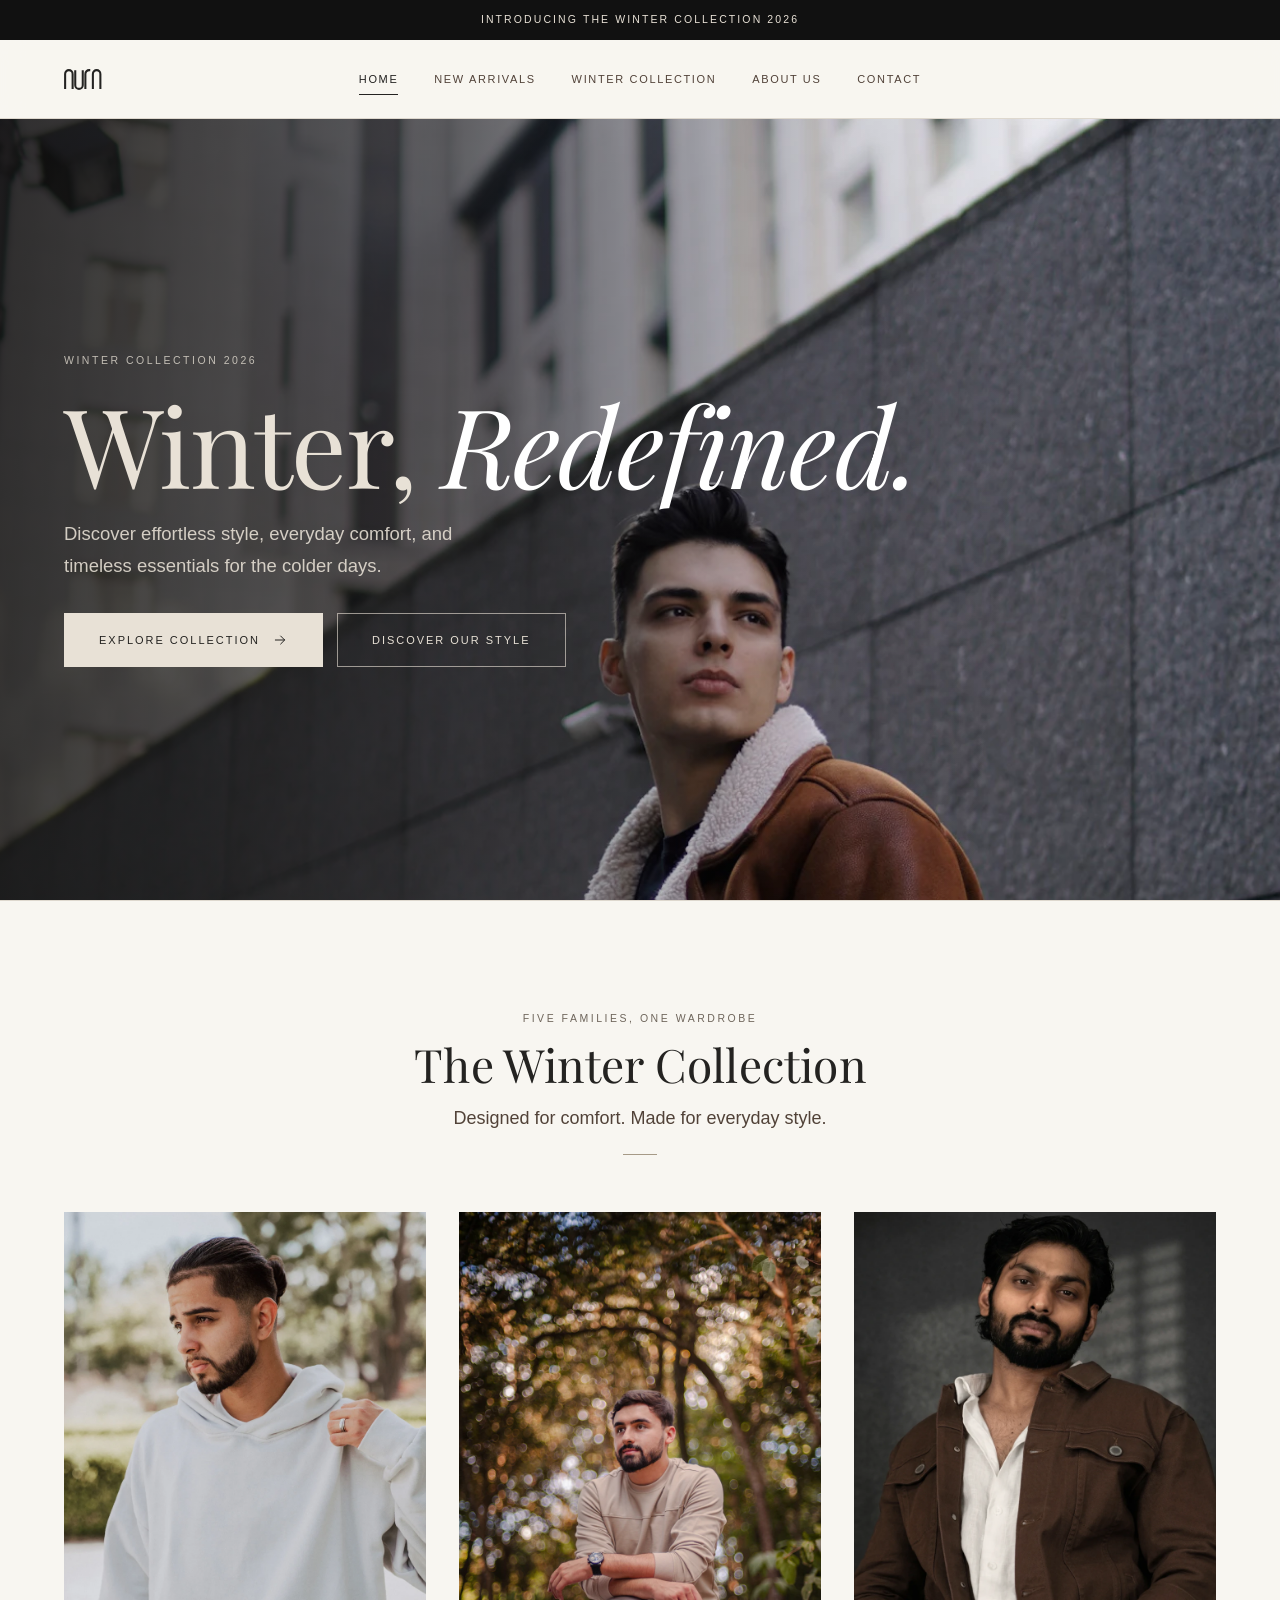
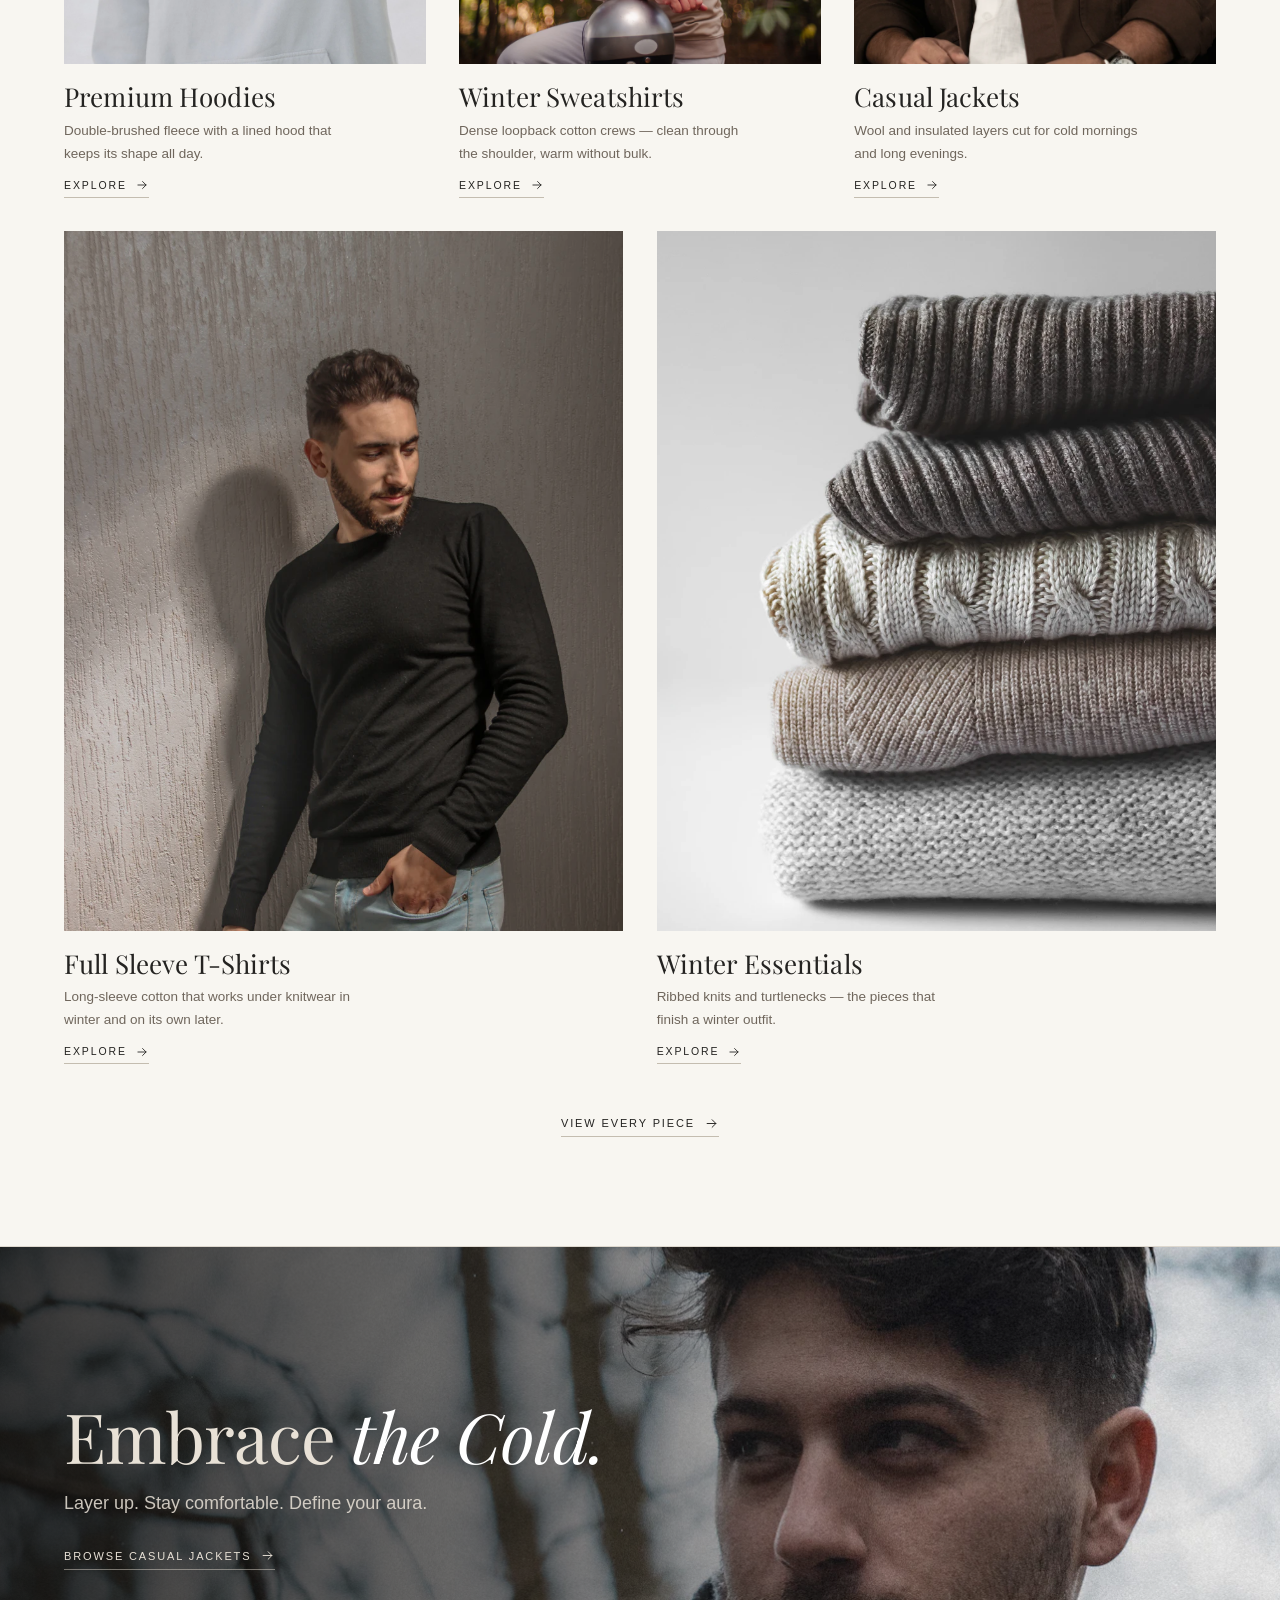
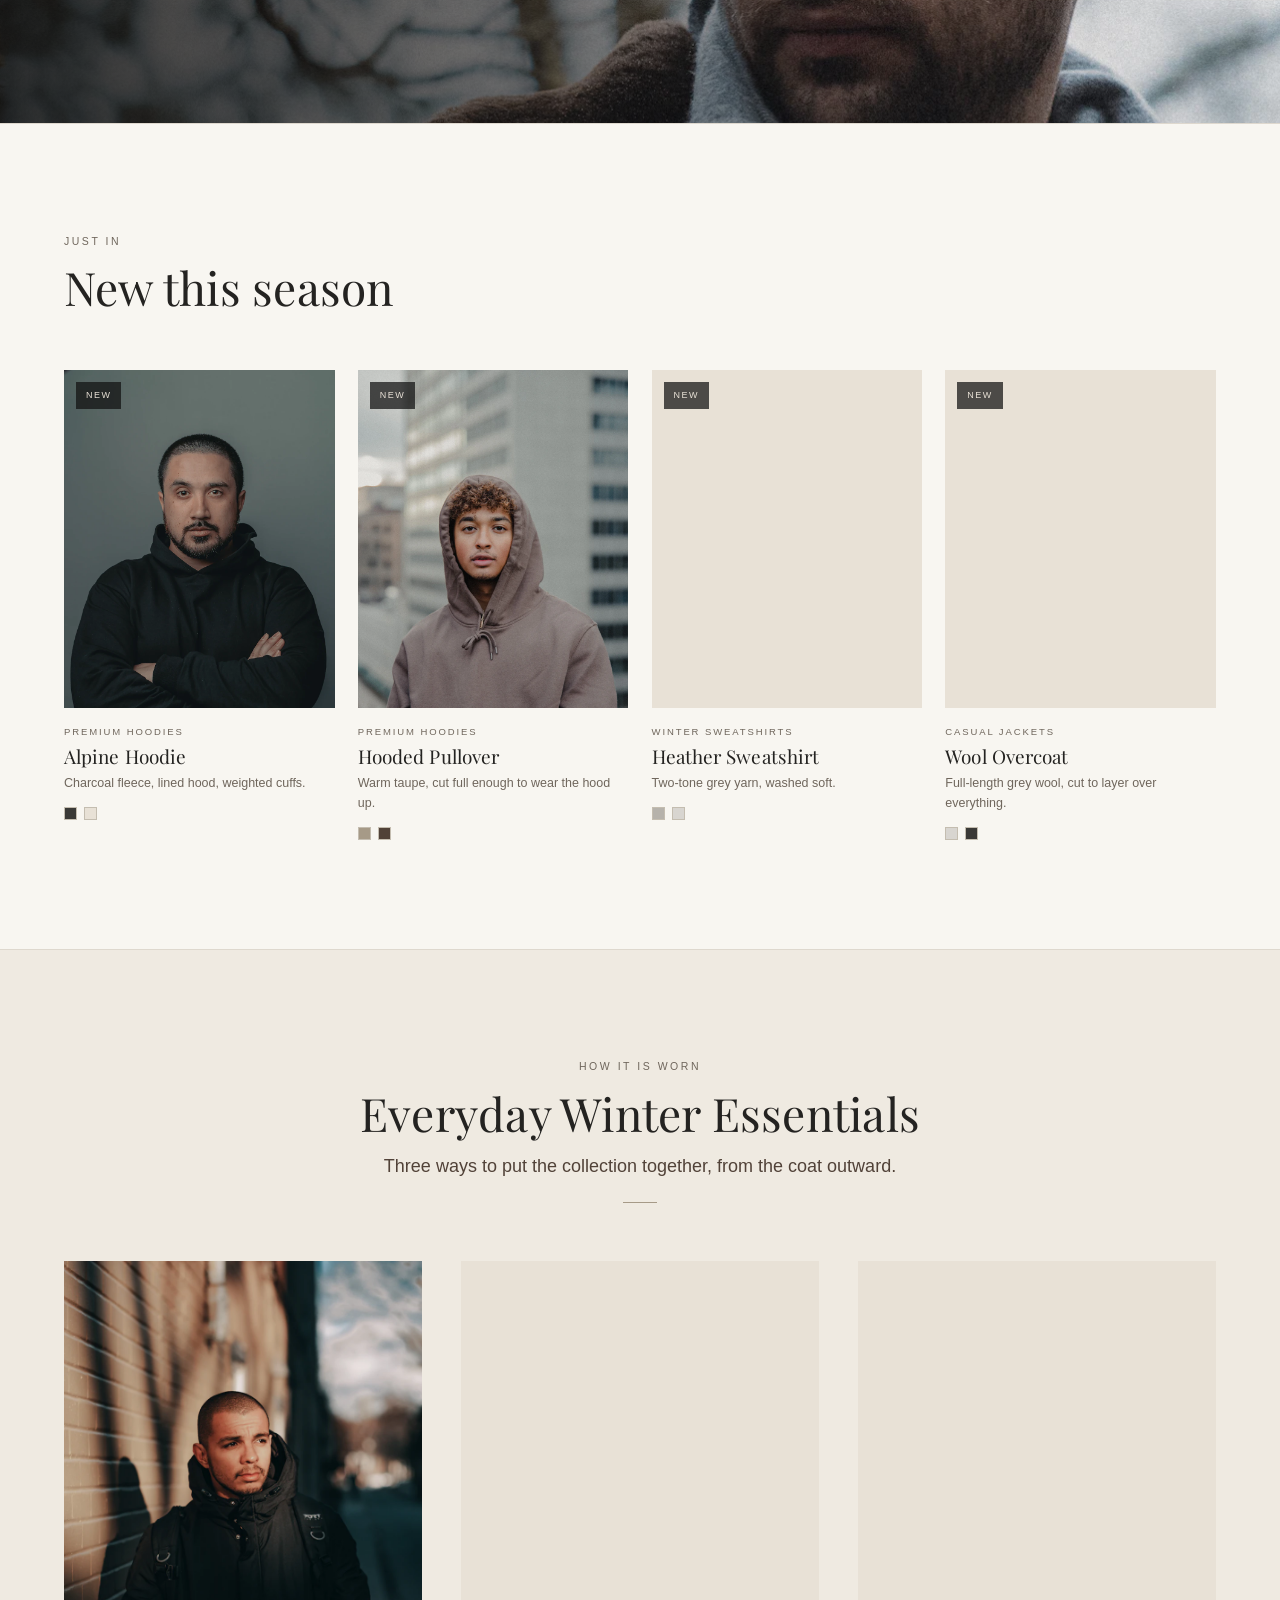
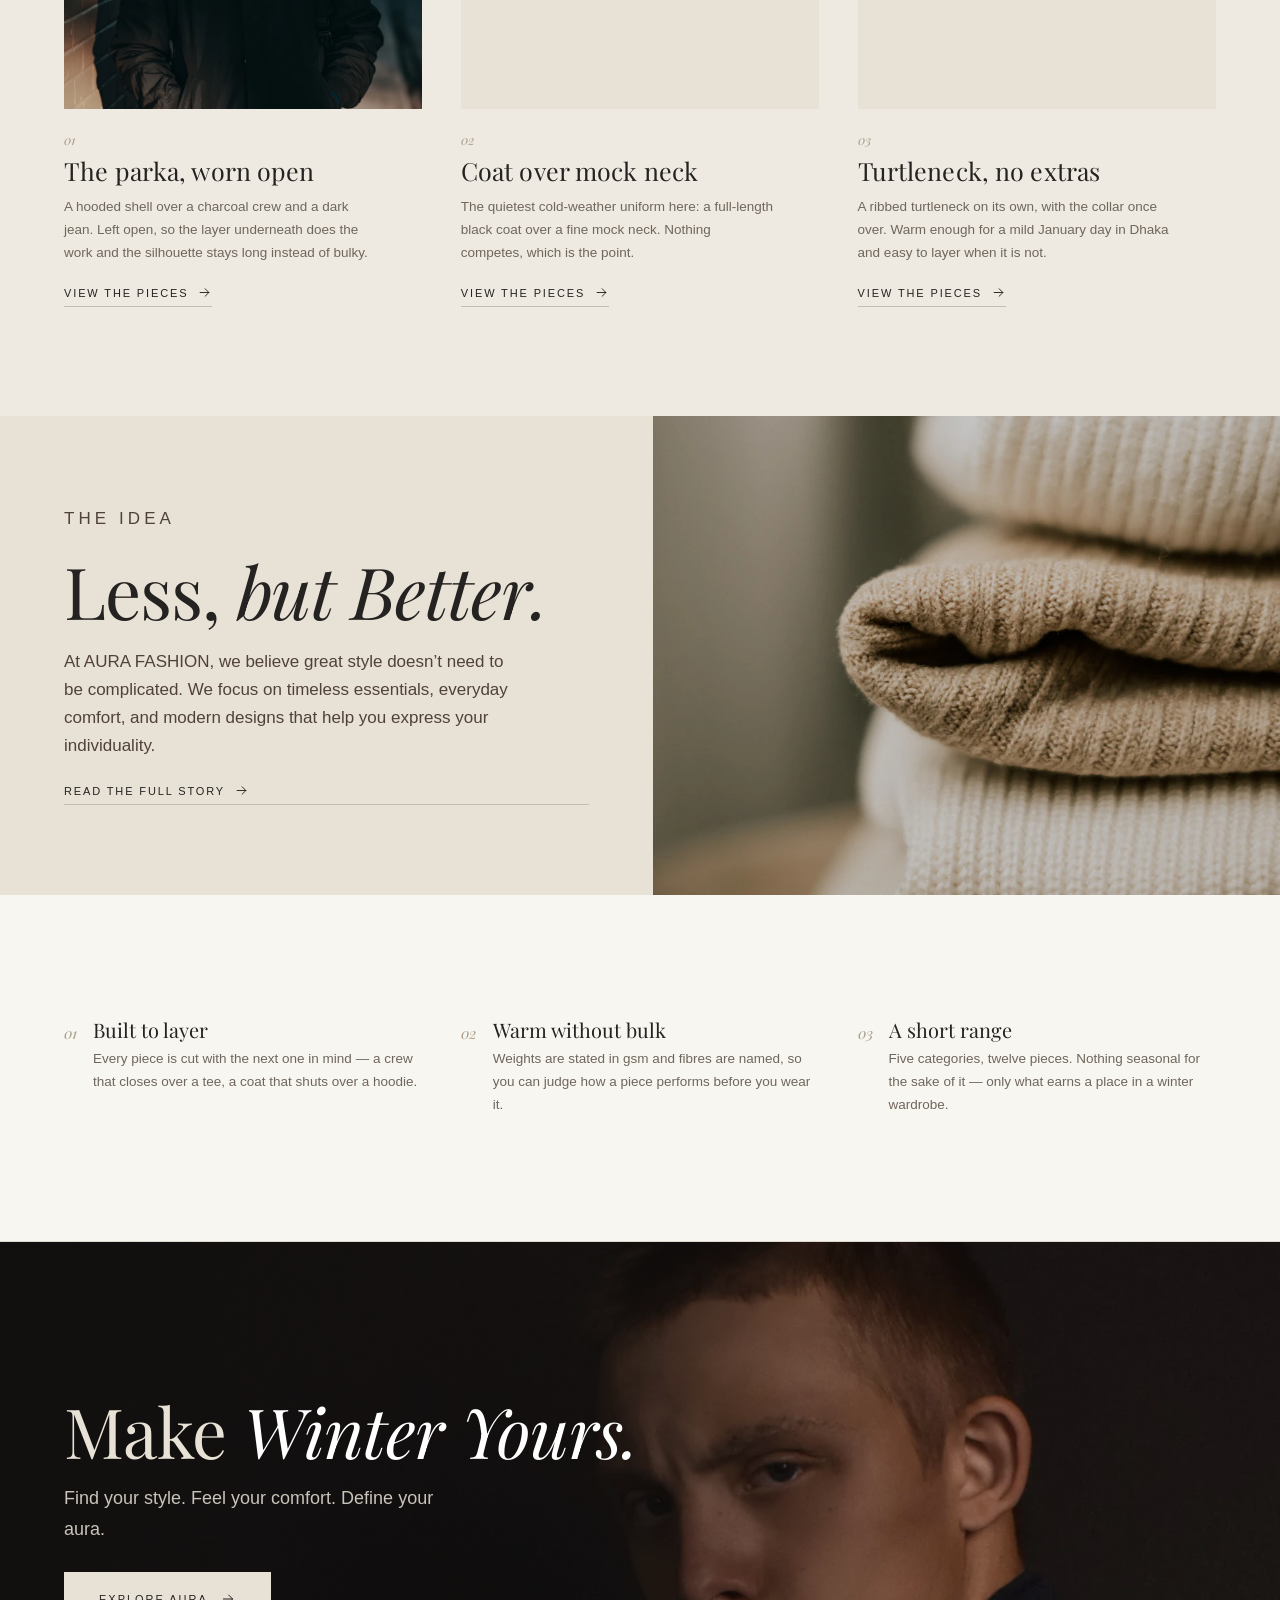
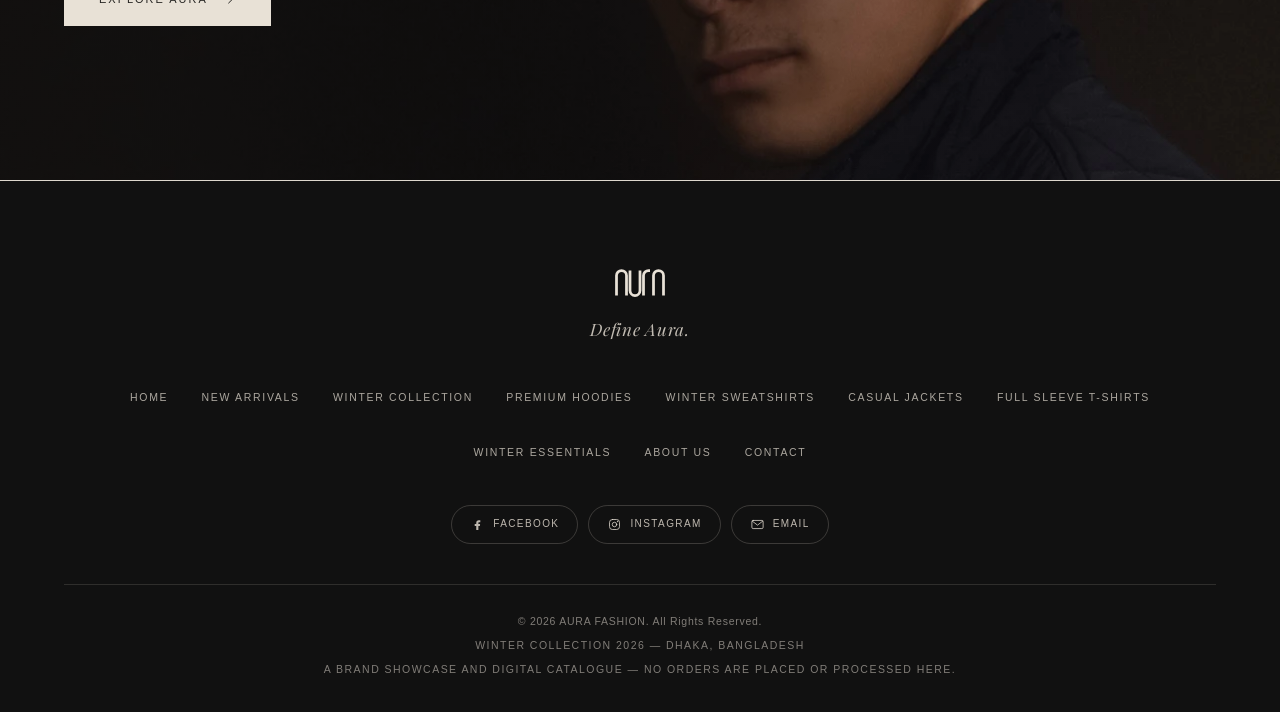
<file: index.html>
<!DOCTYPE html>
<html lang="en">
<head>
<meta charset="utf-8">
<meta name="viewport" content="width=device-width, initial-scale=1">
<title>AURA FASHION — Winter Collection 2026 | Define Aura.</title>
<meta name="description" content="AURA FASHION Winter Collection 2026: premium hoodies, winter sweatshirts, casual jackets, full sleeve t-shirts and winter essentials for men. Designed for comfort, made for everyday style.">
<meta name="theme-color" content="#111111">
<meta property="og:title" content="AURA FASHION — Winter Collection 2026">
<meta property="og:description" content="Discover effortless style, everyday comfort, and timeless essentials for the colder days.">
<meta property="og:type" content="website">
<meta property="og:image" content="assets/images/hero/hero-winter-shearling.webp">
<link rel="icon" href="assets/favicon.svg" type="image/svg+xml">
<script>document.documentElement.classList.add("js")</script>
<link rel="preload" href="assets/fonts/PlayfairDisplay-normal-400700.woff2" as="font" type="font/woff2" crossorigin>
<link rel="stylesheet" href="assets/css/fonts.css">
<link rel="stylesheet" href="assets/css/style.css">
<link rel="preload" href="assets/images/hero/hero-winter-shearling.webp" as="image" fetchpriority="high">
</head>
<body data-page="home">

<a class="skip-link" href="#main">Skip to content</a>

<main id="main">

  <!-- C. Hero -->
  <section class="hero">
    <div class="hero-media">
      <img class="hero-img" src="assets/images/hero/hero-winter-shearling.webp"
           alt="A man in a brown shearling-lined winter jacket standing in front of a concrete wall"
           width="1400" height="1500" fetchpriority="high" decoding="async">
      <span class="hero-scrim" aria-hidden="true"></span>
    </div>
    <div class="hero-copy">
      <p class="eyebrow eyebrow--light">Winter Collection 2026</p>
      <h1 class="hero-title">Winter, <em>Redefined.</em></h1>
      <p class="hero-sub">Discover effortless style, everyday comfort, and timeless essentials
        for the colder days.</p>
      <div class="hero-actions">
        <a class="btn btn--light" href="collection.html">Explore Collection
          <svg class="ai" viewBox="0 0 24 24" fill="none" stroke="currentColor" stroke-width="1.5" stroke-linecap="round" stroke-linejoin="round" aria-hidden="true"><path d="M5 12h14M13 6l6 6-6 6"/></svg>
        </a>
        <a class="btn btn--outline-light" href="about.html">Discover Our Style</a>
      </div>
    </div>
  </section>

  <!-- D. The five winter categories -->
  <section class="section" id="categories">
    <div class="wrap">
      <header class="section-head" data-reveal>
        <p class="eyebrow">Five families, one wardrobe</p>
        <h2 class="section-title">The Winter Collection</h2>
        <p class="lede">Designed for comfort. Made for everyday style.</p>
      </header>
      <div class="cat-grid" id="categoryGrid"></div>
      <div class="home-cta" data-reveal>
        <a class="text-link" href="collection.html">View every piece
          <svg class="ai" viewBox="0 0 24 24" fill="none" stroke="currentColor" stroke-width="1.5" stroke-linecap="round" stroke-linejoin="round" aria-hidden="true"><path d="M5 12h14M13 6l6 6-6 6"/></svg>
        </a>
      </div>
    </div>
  </section>

  <!-- E. Seasonal banner -->
  <section class="banner">
    <div class="banner-media">
      <img src="assets/images/campaigns/embrace-the-cold.webp"
           alt="A man in a long coat and woollen scarf standing among bare winter trees"
           width="1800" height="900" loading="lazy" decoding="async">
      <span class="banner-scrim" aria-hidden="true"></span>
    </div>
    <div class="wrap banner-body">
      <h2 class="banner-title" data-reveal>Embrace <em>the Cold.</em></h2>
      <p class="banner-text" data-reveal style="--d:120ms">Layer up. Stay comfortable.
        Define your aura.</p>
      <a class="text-link text-link--light" href="collection.html?c=jackets" data-reveal style="--d:220ms">
        Browse casual jackets
        <svg class="ai" viewBox="0 0 24 24" fill="none" stroke="currentColor" stroke-width="1.5" stroke-linecap="round" stroke-linejoin="round" aria-hidden="true"><path d="M5 12h14M13 6l6 6-6 6"/></svg>
      </a>
    </div>
  </section>

  <!-- New arrivals -->
  <section class="section" id="new-arrivals">
    <div class="wrap">
      <header class="section-head section-head--flush" data-reveal>
        <p class="eyebrow">Just in</p>
        <h2 class="section-title">New this season</h2>
      </header>
      <div class="product-grid product-grid--four" id="newGrid"></div>
    </div>
  </section>

  <!-- F. Editorial looks -->
  <section class="section section--wash section--rule">
    <div class="wrap">
      <header class="section-head" data-reveal>
        <p class="eyebrow">How it is worn</p>
        <h2 class="section-title">Everyday Winter Essentials</h2>
        <p class="lede">Three ways to put the collection together, from the coat outward.</p>
      </header>
      <div class="look-grid" id="lookGrid"></div>
    </div>
  </section>

  <!-- G. Brand story -->
  <section class="intro">
    <div class="intro-body" data-reveal>
      <p class="eyebrow">The idea</p>
      <h2 class="intro-title">Less, <em>but Better.</em></h2>
      <p>At AURA FASHION, we believe great style doesn&rsquo;t need to be complicated. We focus
        on timeless essentials, everyday comfort, and modern designs that help you express your
        individuality.</p>
      <a class="text-link" href="about.html">Read the full story
        <svg class="ai" viewBox="0 0 24 24" fill="none" stroke="currentColor" stroke-width="1.5" stroke-linecap="round" stroke-linejoin="round" aria-hidden="true"><path d="M5 12h14M13 6l6 6-6 6"/></svg>
      </a>
    </div>
    <div class="intro-media">
      <img src="assets/images/lifestyle/story-folded-knits.webp"
           alt="A stack of folded cream and oatmeal ribbed knits photographed in soft light"
           width="1000" height="1200" loading="lazy" decoding="async">
    </div>
  </section>

  <!-- Values -->
  <section class="section section--tight">
    <div class="wrap">
      <div class="value-strip">
        <div class="value" data-reveal style="--d:0ms">
          <span class="value-num">01</span>
          <div>
            <h3>Built to layer</h3>
            <p>Every piece is cut with the next one in mind — a crew that closes over a tee, a
              coat that shuts over a hoodie.</p>
          </div>
        </div>
        <div class="value" data-reveal style="--d:110ms">
          <span class="value-num">02</span>
          <div>
            <h3>Warm without bulk</h3>
            <p>Weights are stated in gsm and fibres are named, so you can judge how a piece
              performs before you wear it.</p>
          </div>
        </div>
        <div class="value" data-reveal style="--d:220ms">
          <span class="value-num">03</span>
          <div>
            <h3>A short range</h3>
            <p>Five categories, twelve pieces. Nothing seasonal for the sake of it — only what
              earns a place in a winter wardrobe.</p>
          </div>
        </div>
      </div>
    </div>
  </section>

  <!-- H. Closing banner -->
  <section class="banner">
    <div class="banner-media">
      <img src="assets/images/campaigns/make-winter-yours.webp"
           alt="A man in a dark quilted jacket photographed close against a shadowed background"
           width="1800" height="900" loading="lazy" decoding="async">
      <span class="banner-scrim" aria-hidden="true"></span>
    </div>
    <div class="wrap banner-body">
      <h2 class="banner-title" data-reveal>Make <em>Winter Yours.</em></h2>
      <p class="banner-text" data-reveal style="--d:120ms">Find your style. Feel your comfort.
        Define your aura.</p>
      <a class="btn btn--light" href="collection.html" data-reveal style="--d:220ms">Explore Aura
        <svg class="ai" viewBox="0 0 24 24" fill="none" stroke="currentColor" stroke-width="1.5" stroke-linecap="round" stroke-linejoin="round" aria-hidden="true"><path d="M5 12h14M13 6l6 6-6 6"/></svg>
      </a>
    </div>
  </section>

</main>

<script src="assets/js/data.js"></script>
<script src="assets/js/site.js"></script>
<script src="assets/js/home.js"></script>
</body>
</html>
</file>
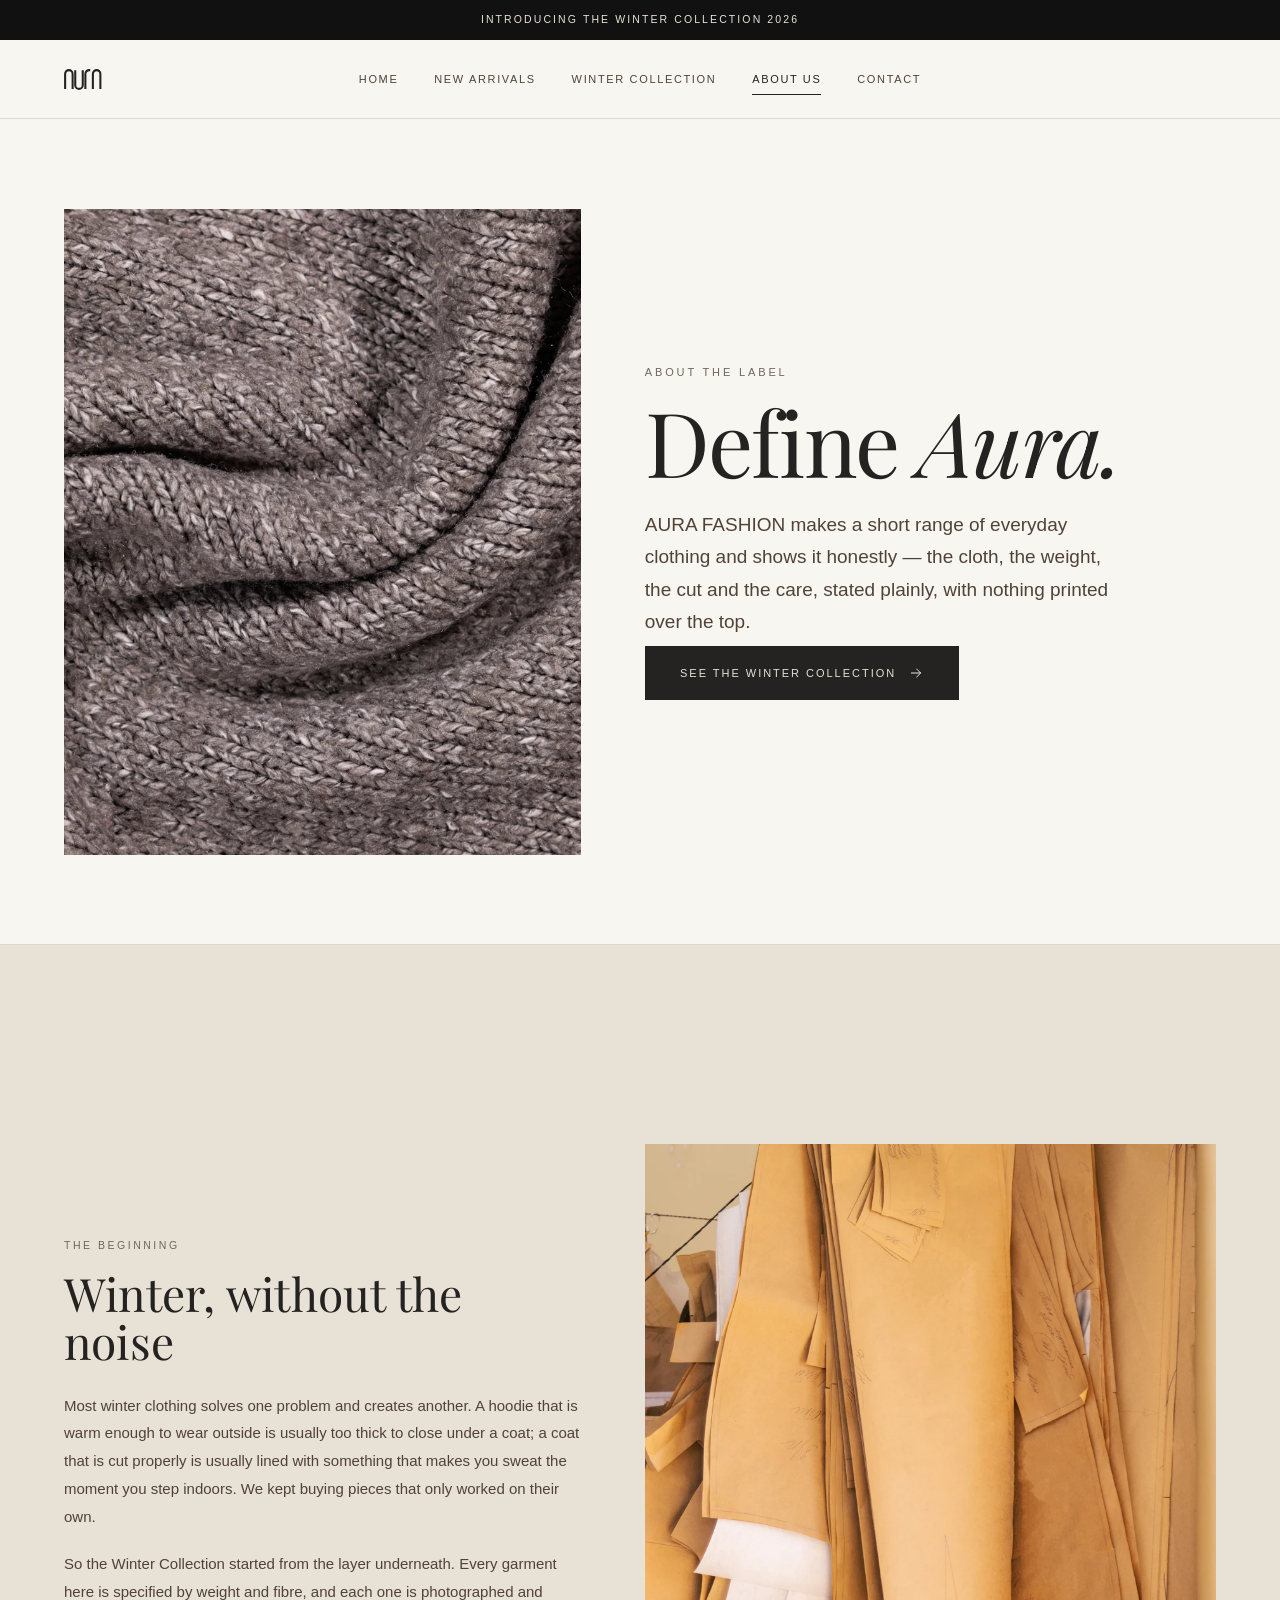
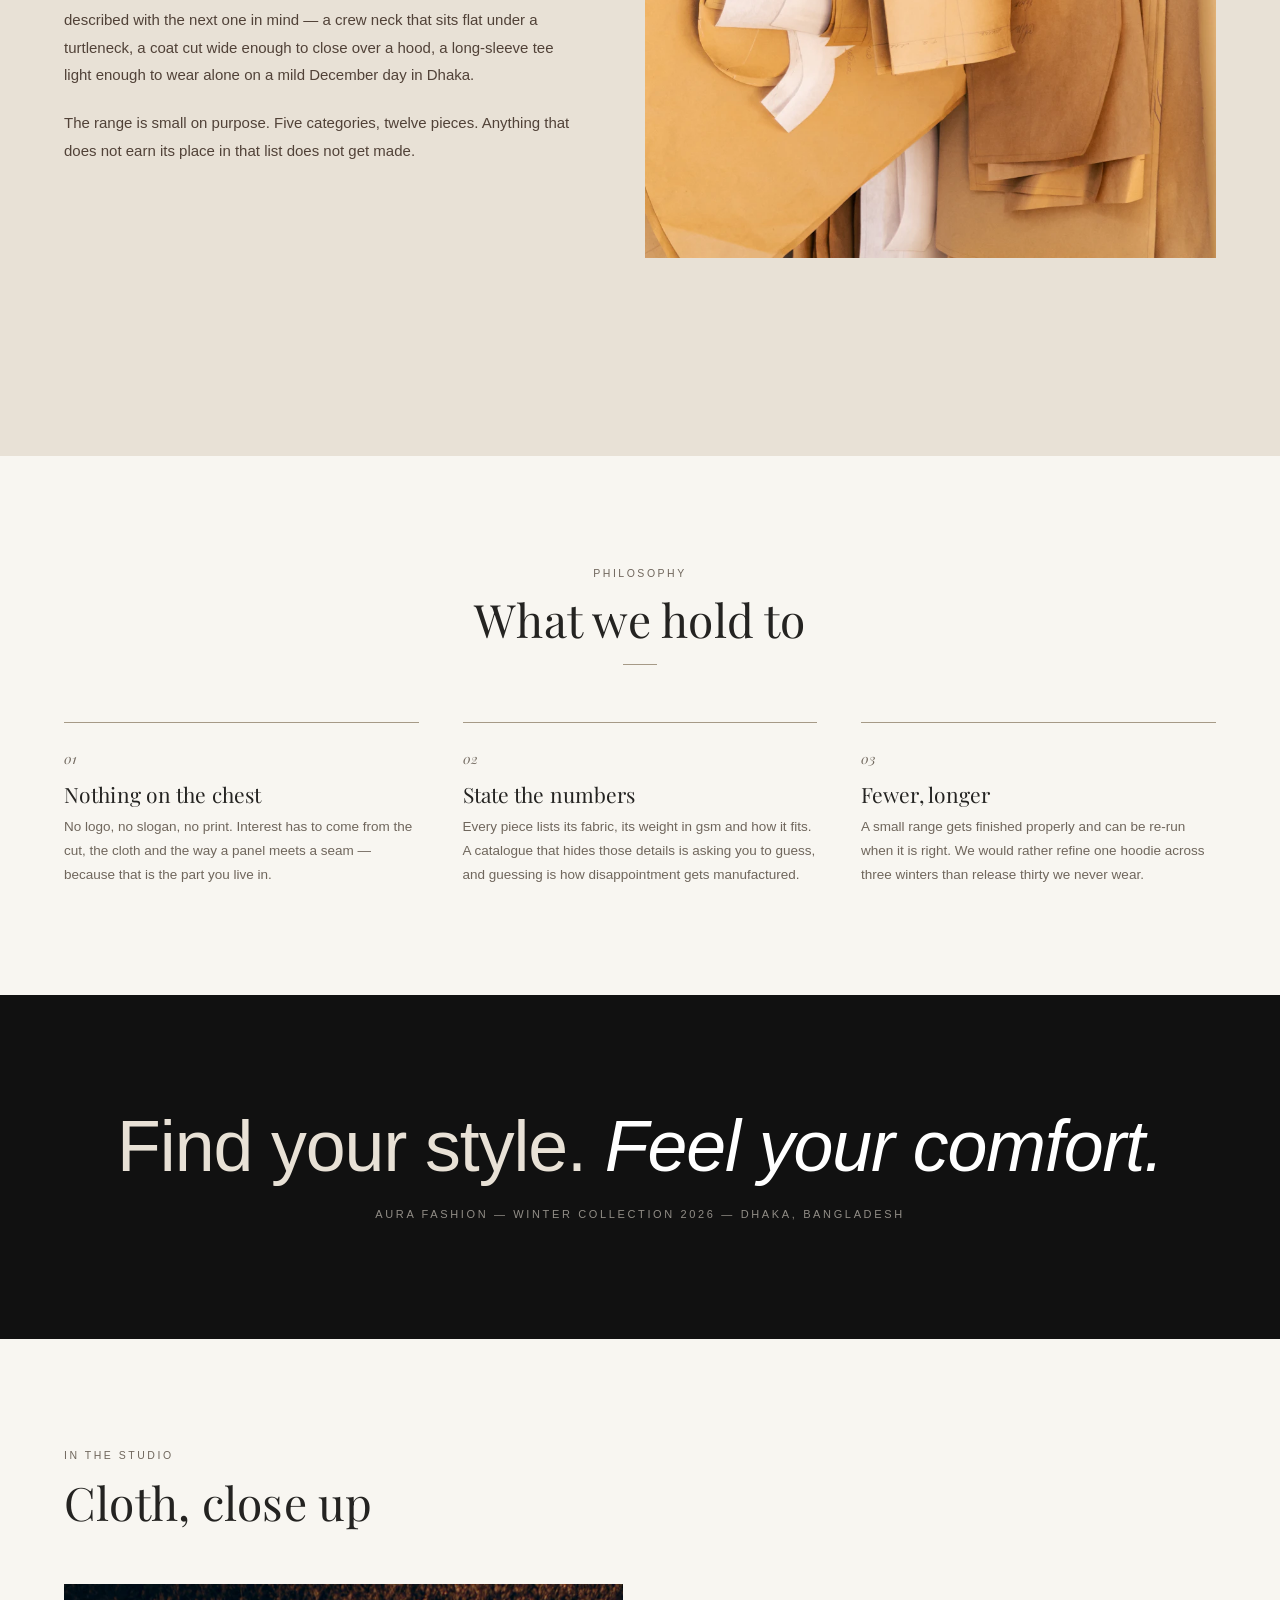
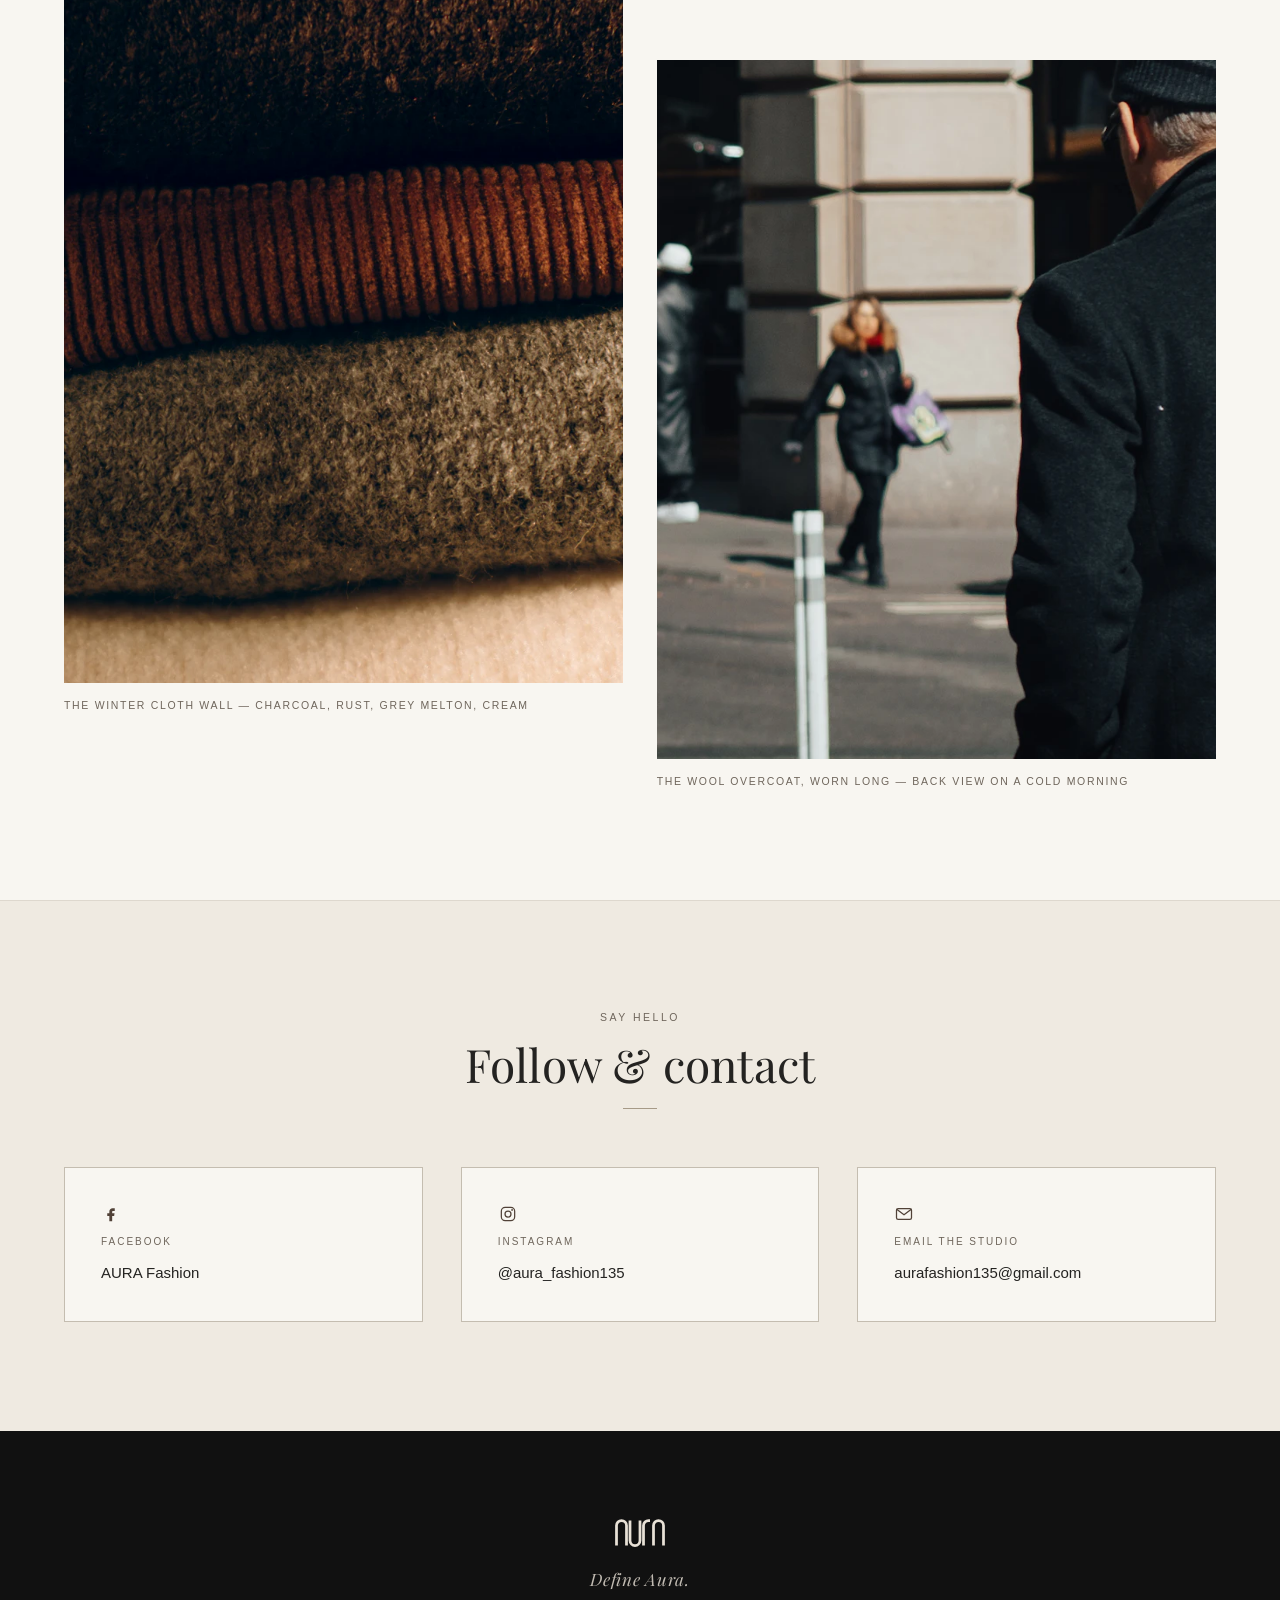
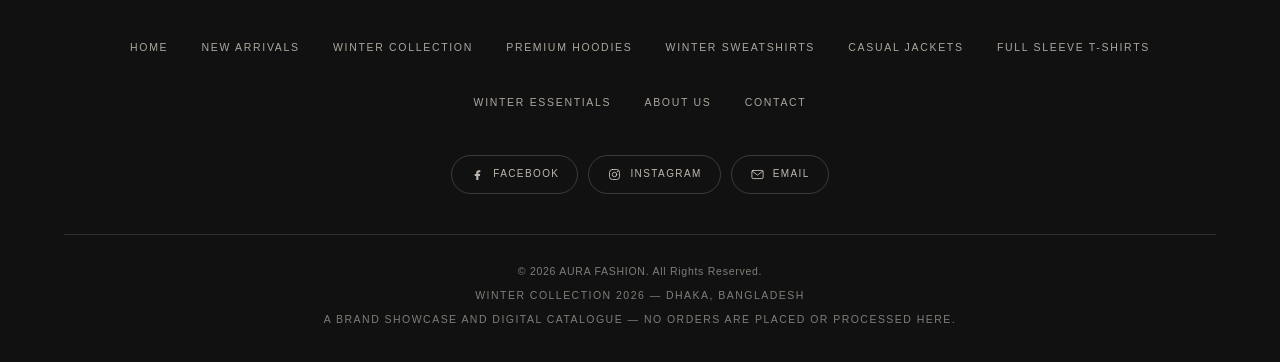
<file: about.html>
<!DOCTYPE html>
<html lang="en">
<head>
<meta charset="utf-8">
<meta name="viewport" content="width=device-width, initial-scale=1">
<title>About Us — AURA FASHION</title>
<meta name="description" content="AURA FASHION is a minimalist menswear label in Dhaka. The thinking behind the Winter Collection 2026: timeless essentials, everyday comfort and modern designs.">
<meta name="theme-color" content="#111111">
<meta property="og:title" content="About AURA FASHION — Define Aura.">
<meta property="og:description" content="Timeless essentials, everyday comfort, and modern designs that help you express your individuality.">
<meta property="og:type" content="website">
<meta property="og:image" content="assets/images/lifestyle/about-patterns.webp">
<link rel="icon" href="assets/favicon.svg" type="image/svg+xml">
<script>document.documentElement.classList.add("js")</script>
<link rel="preload" href="assets/fonts/PlayfairDisplay-normal-400700.woff2" as="font" type="font/woff2" crossorigin>
<link rel="stylesheet" href="assets/css/fonts.css">
<link rel="stylesheet" href="assets/css/style.css">
</head>
<body data-page="about">

<a class="skip-link" href="#main">Skip to content</a>

<main id="main">

  <!-- Brand introduction -->
  <section class="wrap">
    <div class="about-hero">
      <div class="about-hero-media" data-reveal>
        <img src="assets/images/lifestyle/about-knit-detail.webp"
             alt="Close detail of a grey-brown ribbed winter knit showing the full depth of the stitch"
             width="900" height="900" fetchpriority="high" decoding="async">
      </div>
      <div data-reveal style="--d:120ms">
        <p class="about-kicker">About the label</p>
        <h1 class="about-title">Define <em>Aura.</em></h1>
        <p class="about-lede">AURA FASHION makes a short range of everyday clothing and shows it
          honestly &mdash; the cloth, the weight, the cut and the care, stated plainly, with
          nothing printed over the top.</p>
        <div class="hero-actions">
          <a class="btn" href="collection.html">See the Winter Collection
            <svg class="ai" viewBox="0 0 24 24" fill="none" stroke="currentColor" stroke-width="1.5" stroke-linecap="round" stroke-linejoin="round" aria-hidden="true"><path d="M5 12h14M13 6l6 6-6 6"/></svg>
          </a>
        </div>
      </div>
    </div>
  </section>

  <!-- Story -->
  <section class="section section--cream section--rule">
    <div class="wrap">
      <div class="about-hero">
        <div data-reveal>
          <p class="eyebrow">The beginning</p>
          <h2 class="section-title" style="margin:16px 0 26px">Winter, without the noise</h2>
          <div class="prose">
            <p>Most winter clothing solves one problem and creates another. A hoodie that is warm
              enough to wear outside is usually too thick to close under a coat; a coat that is cut
              properly is usually lined with something that makes you sweat the moment you step
              indoors. We kept buying pieces that only worked on their own.</p>
            <p>So the Winter Collection started from the layer underneath. Every garment here is
              specified by weight and fibre, and each one is photographed and described with the
              next one in mind &mdash; a crew neck that sits flat under a turtleneck, a coat cut
              wide enough to close over a hood, a long-sleeve tee light enough to wear alone on a
              mild December day in Dhaka.</p>
            <p>The range is small on purpose. Five categories, twelve pieces. Anything that does
              not earn its place in that list does not get made.</p>
          </div>
        </div>
        <div class="about-hero-media" data-reveal style="--d:120ms">
          <img src="assets/images/lifestyle/about-patterns.webp"
               alt="Paper cutting patterns laid out over tailoring cloth on a worktable"
               width="900" height="1200" loading="lazy" decoding="async">
        </div>
      </div>
    </div>
  </section>

  <!-- Philosophy -->
  <section class="section">
    <div class="wrap">
      <header class="section-head" data-reveal>
        <p class="eyebrow">Philosophy</p>
        <h2 class="section-title">What we hold to</h2>
      </header>
      <div class="principles">
        <div class="principle" data-reveal style="--d:0ms">
          <p class="principle-num">01</p>
          <h3>Nothing on the chest</h3>
          <p>No logo, no slogan, no print. Interest has to come from the cut, the cloth and the
            way a panel meets a seam &mdash; because that is the part you live in.</p>
        </div>
        <div class="principle" data-reveal style="--d:110ms">
          <p class="principle-num">02</p>
          <h3>State the numbers</h3>
          <p>Every piece lists its fabric, its weight in gsm and how it fits. A catalogue that
            hides those details is asking you to guess, and guessing is how disappointment
            gets manufactured.</p>
        </div>
        <div class="principle" data-reveal style="--d:220ms">
          <p class="principle-num">03</p>
          <h3>Fewer, longer</h3>
          <p>A small range gets finished properly and can be re-run when it is right. We would
            rather refine one hoodie across three winters than release thirty we never wear.</p>
        </div>
      </div>
    </div>
  </section>

  <!-- Slogan band -->
  <section class="quote-band">
    <div class="wrap">
      <p class="quote" data-reveal>Find your style. <em>Feel your comfort.</em></p>
      <p class="quote-sub" data-reveal style="--d:120ms">AURA FASHION &mdash; Winter Collection 2026 &mdash; Dhaka, Bangladesh</p>
    </div>
  </section>

  <!-- Photography -->
  <section class="section">
    <div class="wrap">
      <header class="section-head section-head--flush" data-reveal>
        <p class="eyebrow">In the studio</p>
        <h2 class="section-title">Cloth, close up</h2>
      </header>
      <div class="split-media">
        <figure data-reveal>
          <img src="assets/images/lifestyle/about-warm-stack.webp"
               alt="A stack of folded winter fabrics in charcoal, rust corduroy, grey wool and cream"
               width="1200" height="900" loading="lazy" decoding="async">
          <figcaption>The winter cloth wall &mdash; charcoal, rust, grey melton, cream</figcaption>
        </figure>
        <figure data-reveal style="--d:120ms">
          <img src="assets/images/lifestyle/about-street.webp"
               alt="A man seen from behind in a long black winter coat walking along a city street"
               width="1400" height="800" loading="lazy" decoding="async">
          <figcaption>The wool overcoat, worn long &mdash; back view on a cold morning</figcaption>
        </figure>
      </div>
    </div>
  </section>

  <!-- Contact -->
  <section class="section section--wash section--rule" id="contact">
    <div class="wrap">
      <header class="section-head" data-reveal>
        <p class="eyebrow">Say hello</p>
        <h2 class="section-title">Follow &amp; contact</h2>
      </header>
      <div class="contact-grid">
        <div class="contact-card" data-reveal style="--d:0ms">
          <svg class="ai" viewBox="0 0 24 24" aria-hidden="true"><path d="M14 8.5h2.5V5.2H14c-2.4 0-4 1.6-4 4v1.8H7.5v3.3H10v6.5h3.4v-6.5h2.4l.4-3.3h-2.8V9.4c0-.6.3-.9.6-.9z" fill="currentColor"/></svg>
          <span class="contact-label">Facebook</span>
          <span class="contact-value">AURA Fashion</span>
        </div>
        <div class="contact-card" data-reveal style="--d:110ms">
          <svg class="ai" viewBox="0 0 24 24" fill="none" stroke="currentColor" stroke-width="1.5" aria-hidden="true"><rect x="4" y="4" width="16" height="16" rx="4.6"/><circle cx="12" cy="12" r="3.6"/><circle cx="16.9" cy="7.1" r="1.1" fill="currentColor" stroke="none"/></svg>
          <span class="contact-label">Instagram</span>
          <span class="contact-value">@aura_fashion135</span>
        </div>
        <a class="contact-card" href="mailto:aurafashion135@gmail.com" data-reveal style="--d:220ms">
          <svg class="ai" viewBox="0 0 24 24" fill="none" stroke="currentColor" stroke-width="1.5" stroke-linecap="round" stroke-linejoin="round" aria-hidden="true"><rect x="3" y="5.5" width="18" height="13" rx="2"/><path d="M3.6 6.6L12 13l8.4-6.4"/></svg>
          <span class="contact-label">Email the studio</span>
          <span class="contact-value">aurafashion135@gmail.com</span>
        </a>
      </div>
    </div>
  </section>

</main>

<script src="assets/js/data.js"></script>
<script src="assets/js/site.js"></script>
</body>
</html>
</file>
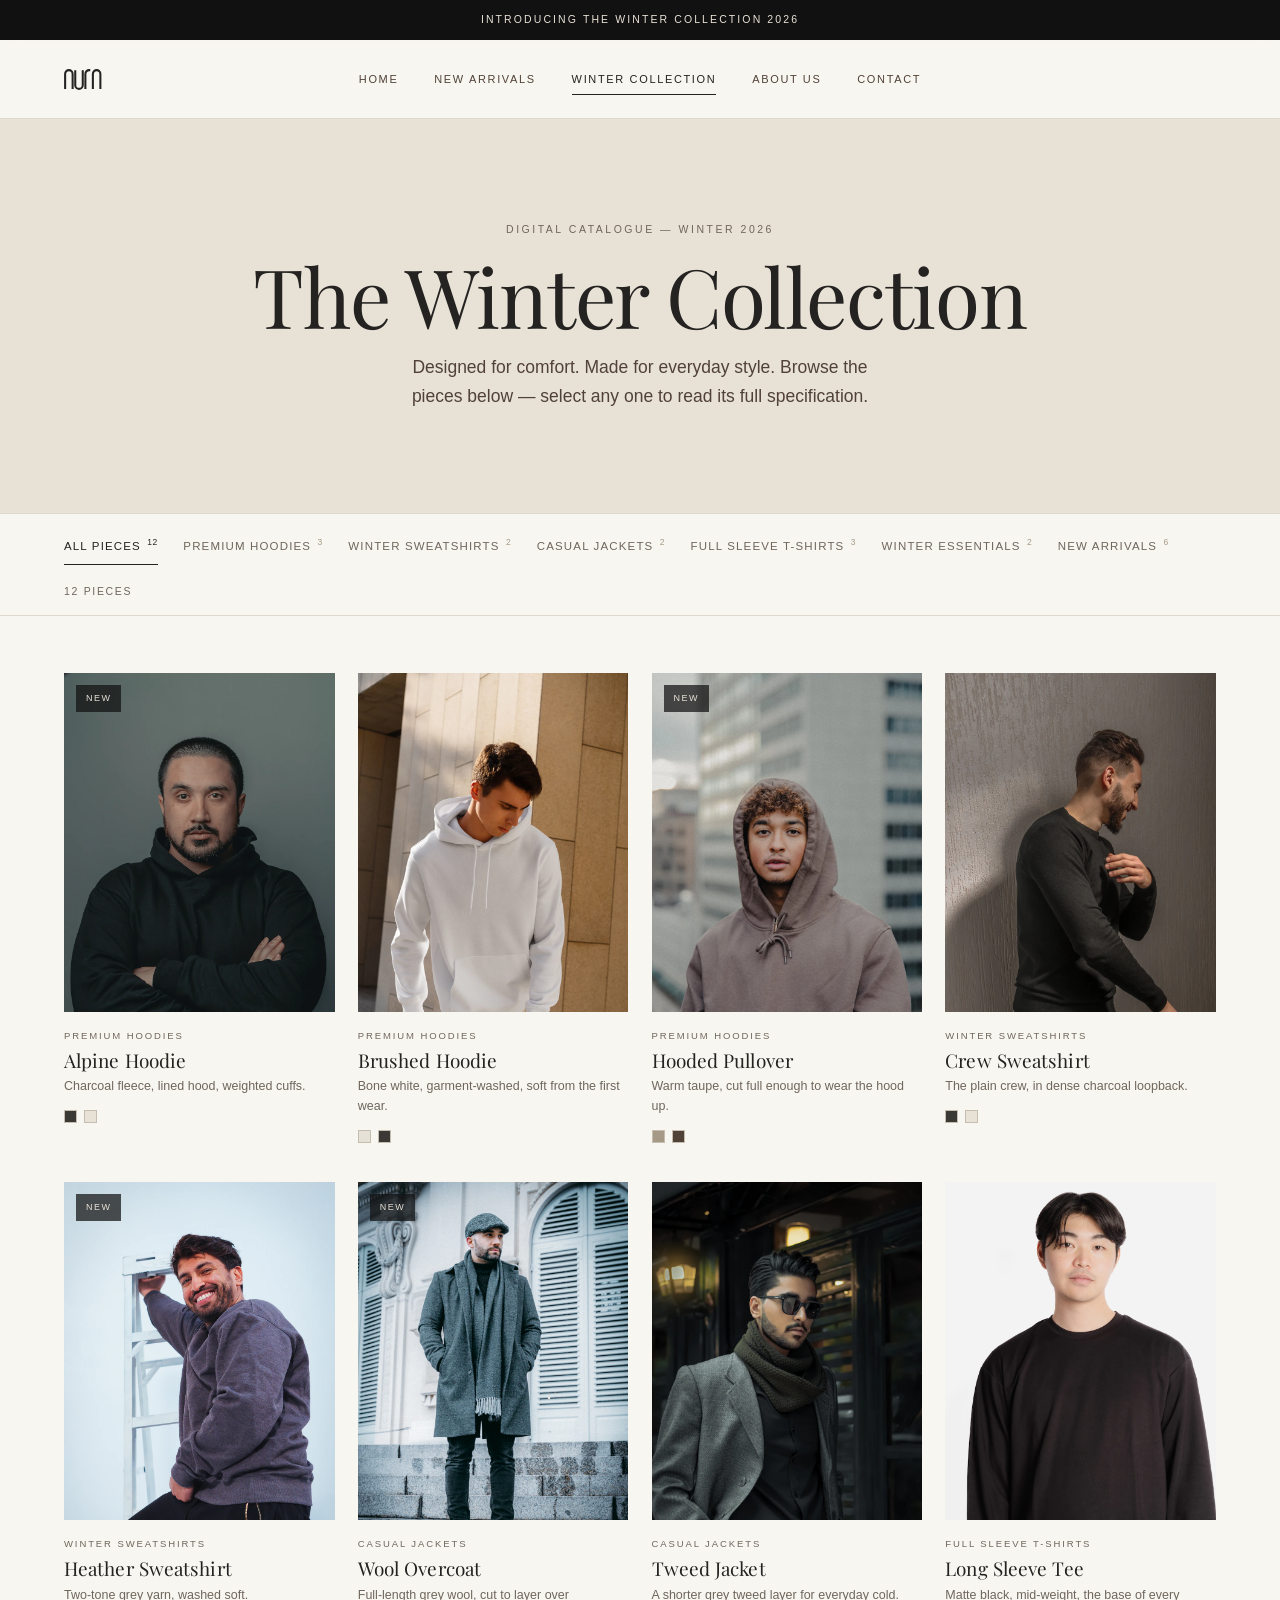
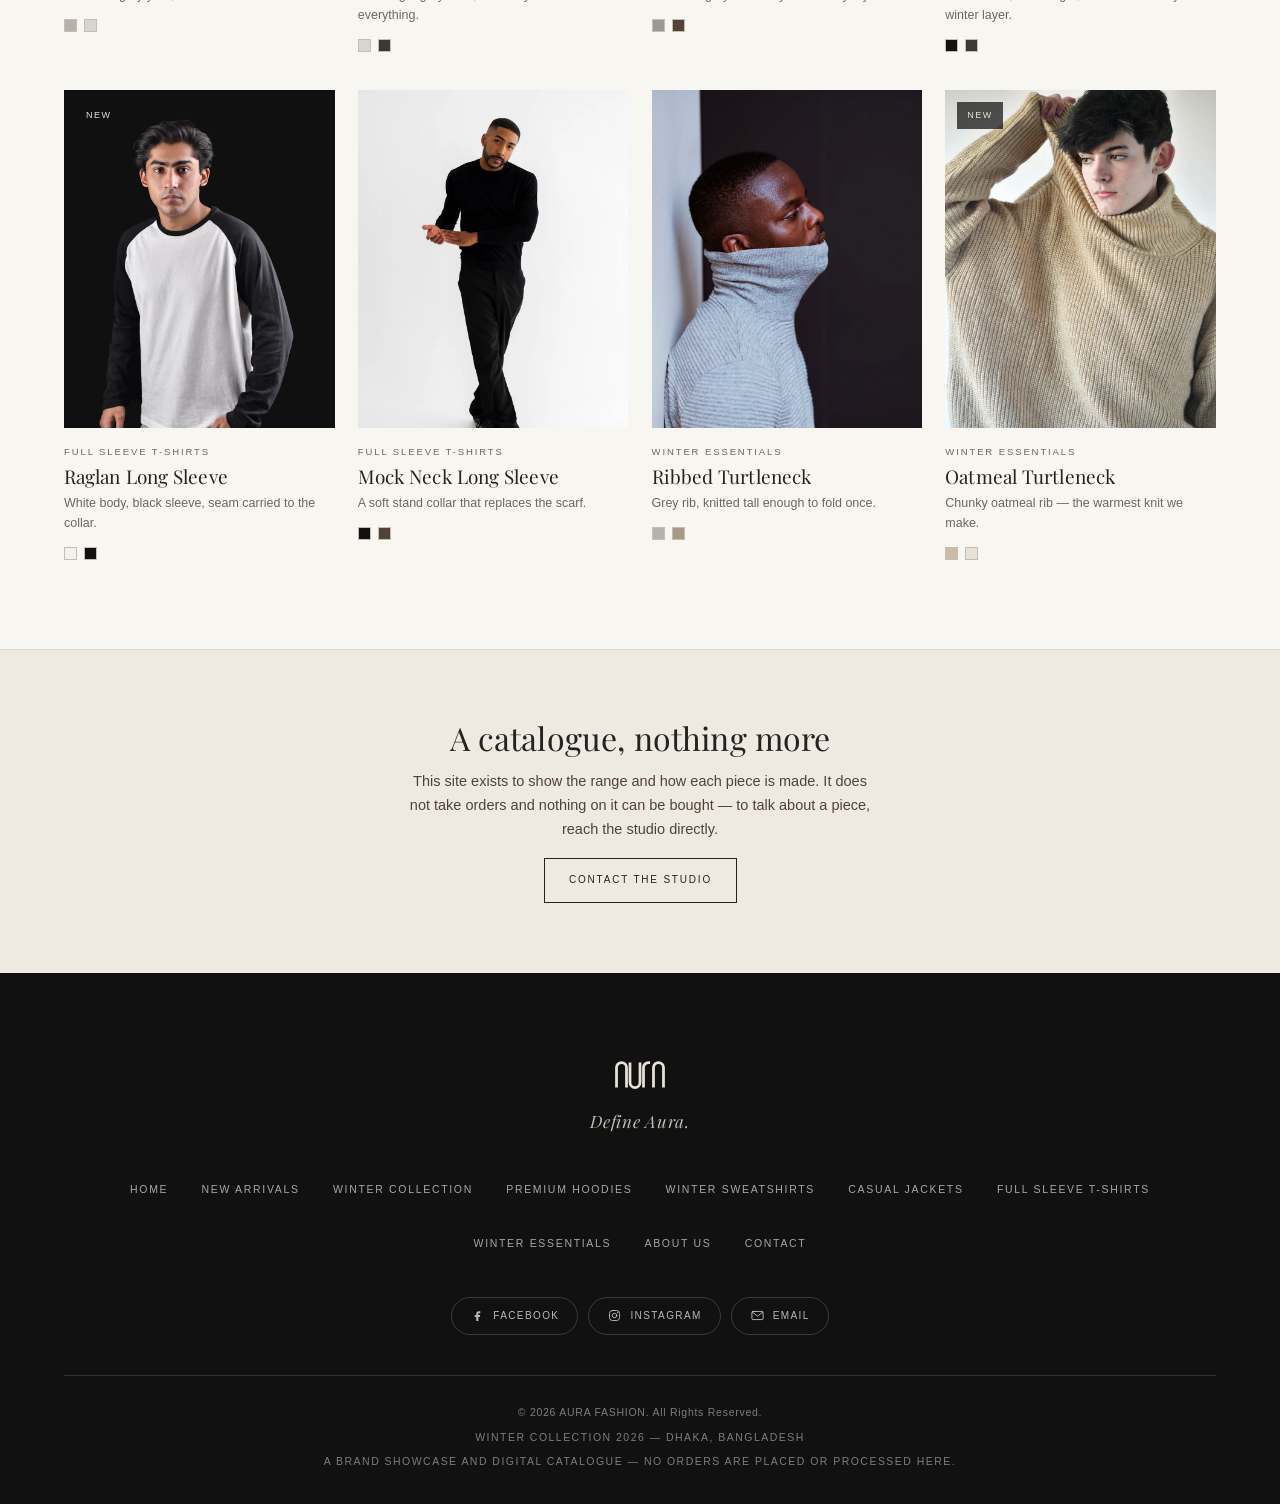
<file: collection.html>
<!DOCTYPE html>
<html lang="en">
<head>
<meta charset="utf-8">
<meta name="viewport" content="width=device-width, initial-scale=1">
<title>Winter Collection 2026 — AURA FASHION</title>
<meta name="description" content="The full AURA FASHION Winter Collection 2026 catalogue: premium hoodies, winter sweatshirts, casual jackets, full sleeve t-shirts and winter essentials. Browse by category.">
<meta name="theme-color" content="#111111">
<link rel="icon" href="assets/favicon.svg" type="image/svg+xml">
<script>document.documentElement.classList.add("js")</script>
<link rel="stylesheet" href="assets/css/fonts.css">
<link rel="stylesheet" href="assets/css/style.css">
</head>
<body data-page="collection">

<a class="skip-link" href="#main">Skip to content</a>

<main id="main">

  <header class="page-head">
    <p class="eyebrow" data-reveal>Digital catalogue &mdash; Winter 2026</p>
    <h1 class="page-title" data-reveal style="--d:80ms">The Winter Collection</h1>
    <p class="page-sub" data-reveal style="--d:160ms">Designed for comfort. Made for everyday style. Browse the pieces below &mdash; select any one to read its full specification.</p>
  </header>

  <div class="filters">
    <div class="wrap filters-inner">
      <nav class="filter-list" id="filterList" aria-label="Filter by category"></nav>
      <p class="filter-count" id="filterCount" aria-live="polite"></p>
    </div>
  </div>

  <section class="collection-body">
    <div class="wrap">
      <div class="product-grid" id="productGrid"></div>
    </div>
  </section>

  <section class="section section--tight section--wash section--rule">
    <div class="wrap center-note">
      <h2 class="section-title">A catalogue, nothing more</h2>
      <p class="page-sub" style="max-width:58ch; font-size:14.5px">This site exists to show the range and how each piece is made. It does not take orders and nothing on it can be bought &mdash; to talk about a piece, reach the studio directly.</p>
      <a class="btn btn--ghost btn--sm" href="about.html#contact">Contact the studio</a>
    </div>
  </section>

</main>

<script src="assets/js/data.js"></script>
<script src="assets/js/site.js"></script>
<script src="assets/js/collection.js"></script>
</body>
</html>
</file>
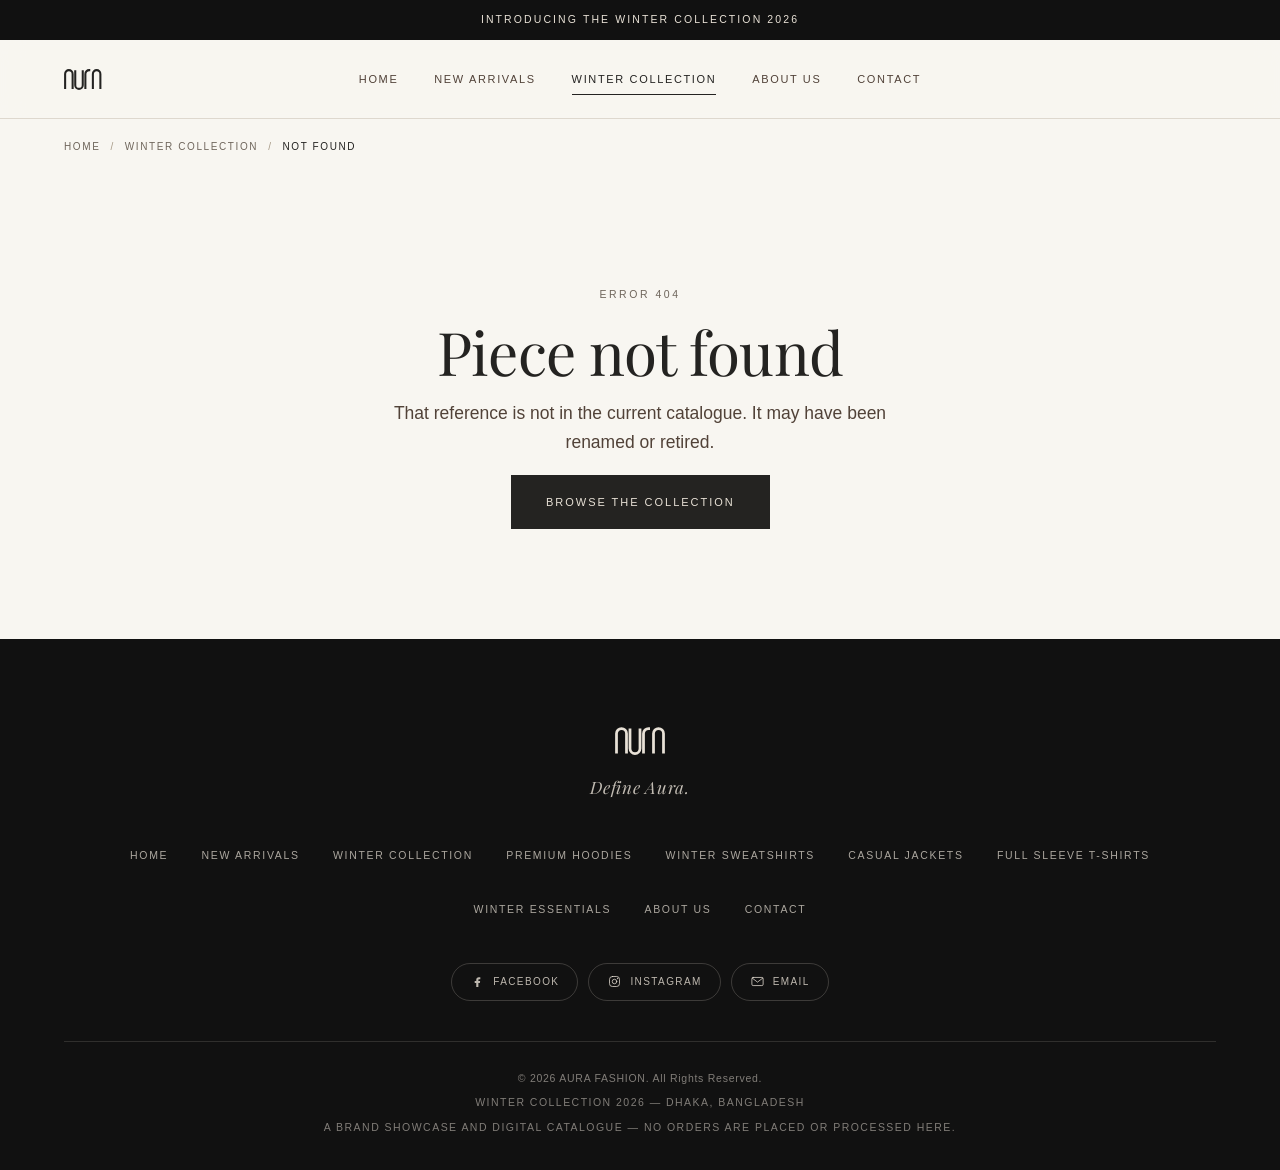
<file: product.html>
<!DOCTYPE html>
<html lang="en">
<head>
<meta charset="utf-8">
<meta name="viewport" content="width=device-width, initial-scale=1">
<title>Piece — AURA FASHION</title>
<meta name="description" content="Full specification for an AURA FASHION Winter Collection 2026 piece: cloth, weight, fit, available colours and sizes.">
<meta name="theme-color" content="#111111">
<link rel="icon" href="assets/favicon.svg" type="image/svg+xml">
<script>document.documentElement.classList.add("js")</script>
<link rel="stylesheet" href="assets/css/fonts.css">
<link rel="stylesheet" href="assets/css/style.css">
</head>
<body data-page="product">

<a class="skip-link" href="#main">Skip to content</a>

<main id="main">

  <div class="wrap">
    <nav class="crumbs" id="crumbs" aria-label="Breadcrumb"></nav>
  </div>

  <div class="wrap" id="pdpMount"></div>

  <section class="section section--wash section--rule" id="relatedSection">
    <div class="wrap">
      <header class="section-head" data-reveal>
        <p class="eyebrow">In the same family</p>
        <h2 class="section-title">Related pieces</h2>
      </header>
      <div class="product-grid product-grid--four" id="relatedGrid"></div>
    </div>
  </section>

</main>

<script src="assets/js/data.js"></script>
<script src="assets/js/site.js"></script>
<script src="assets/js/product.js"></script>
</body>
</html>
</file>
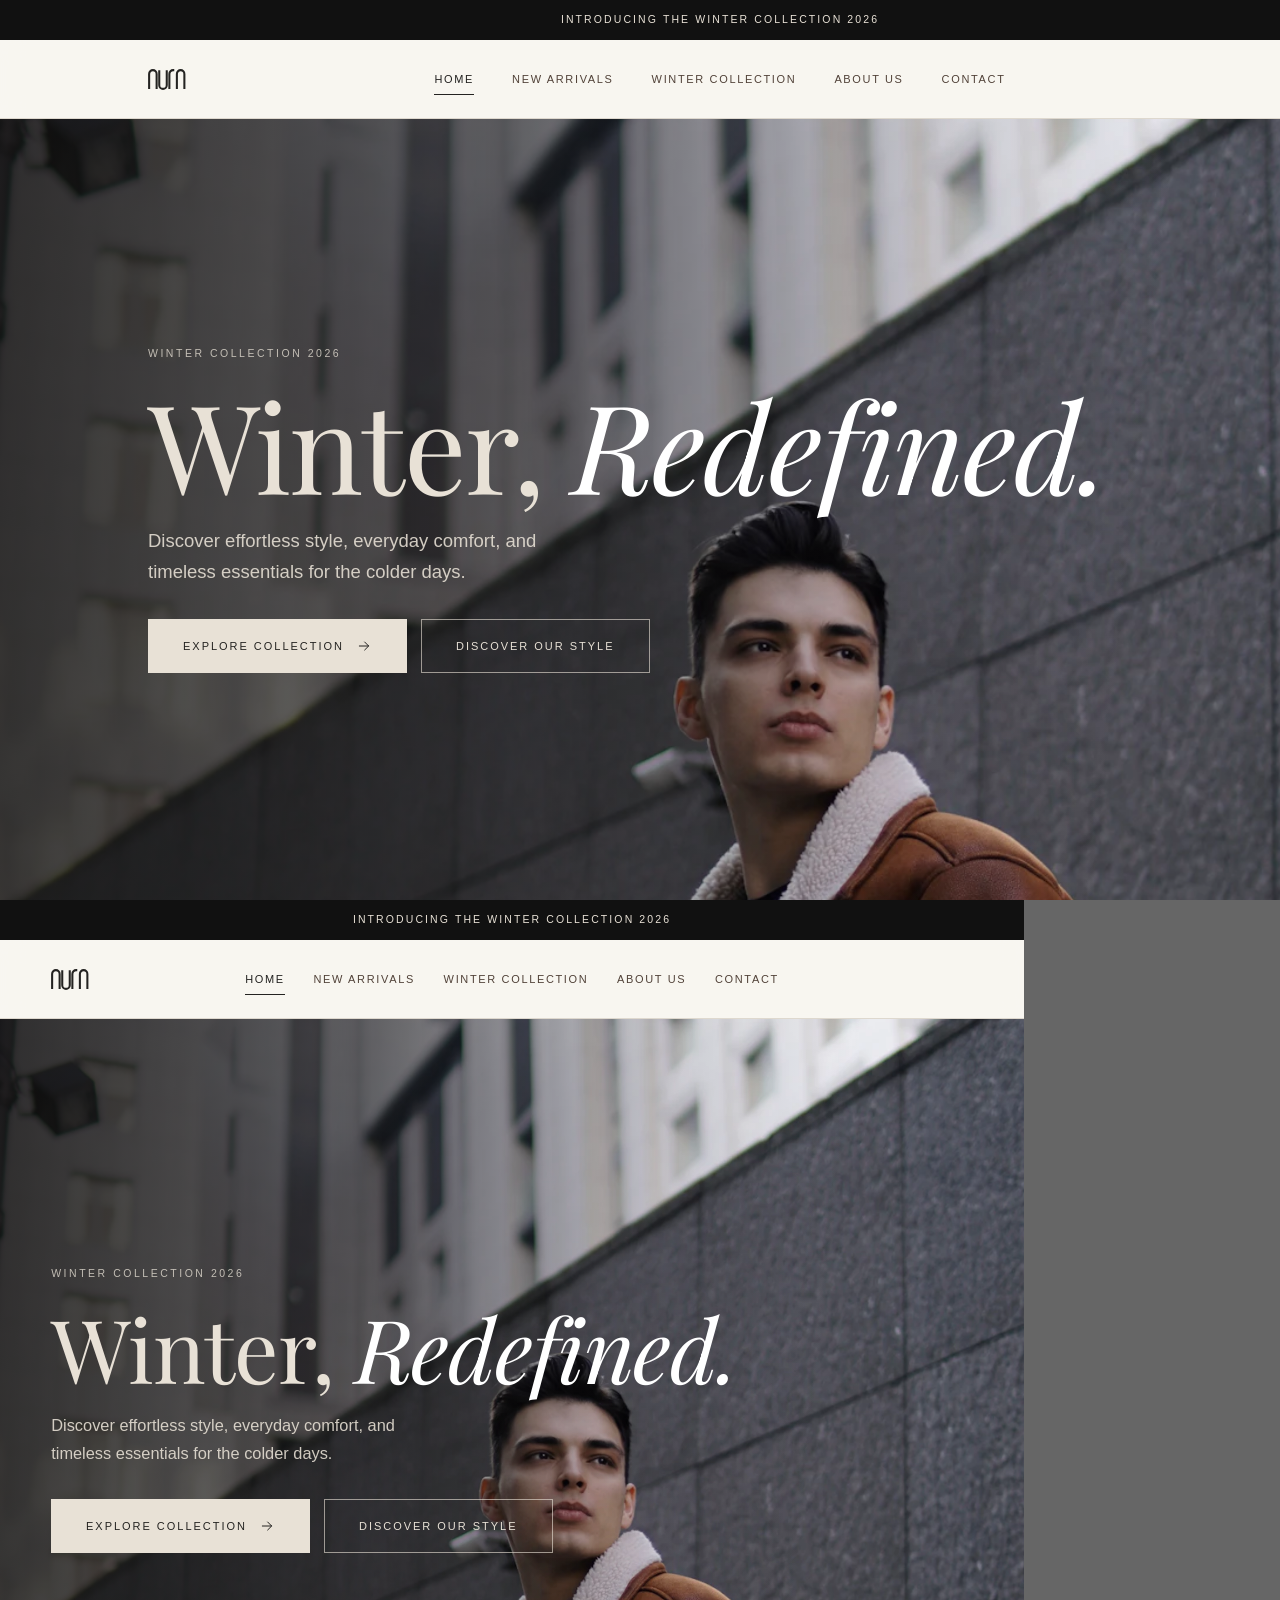
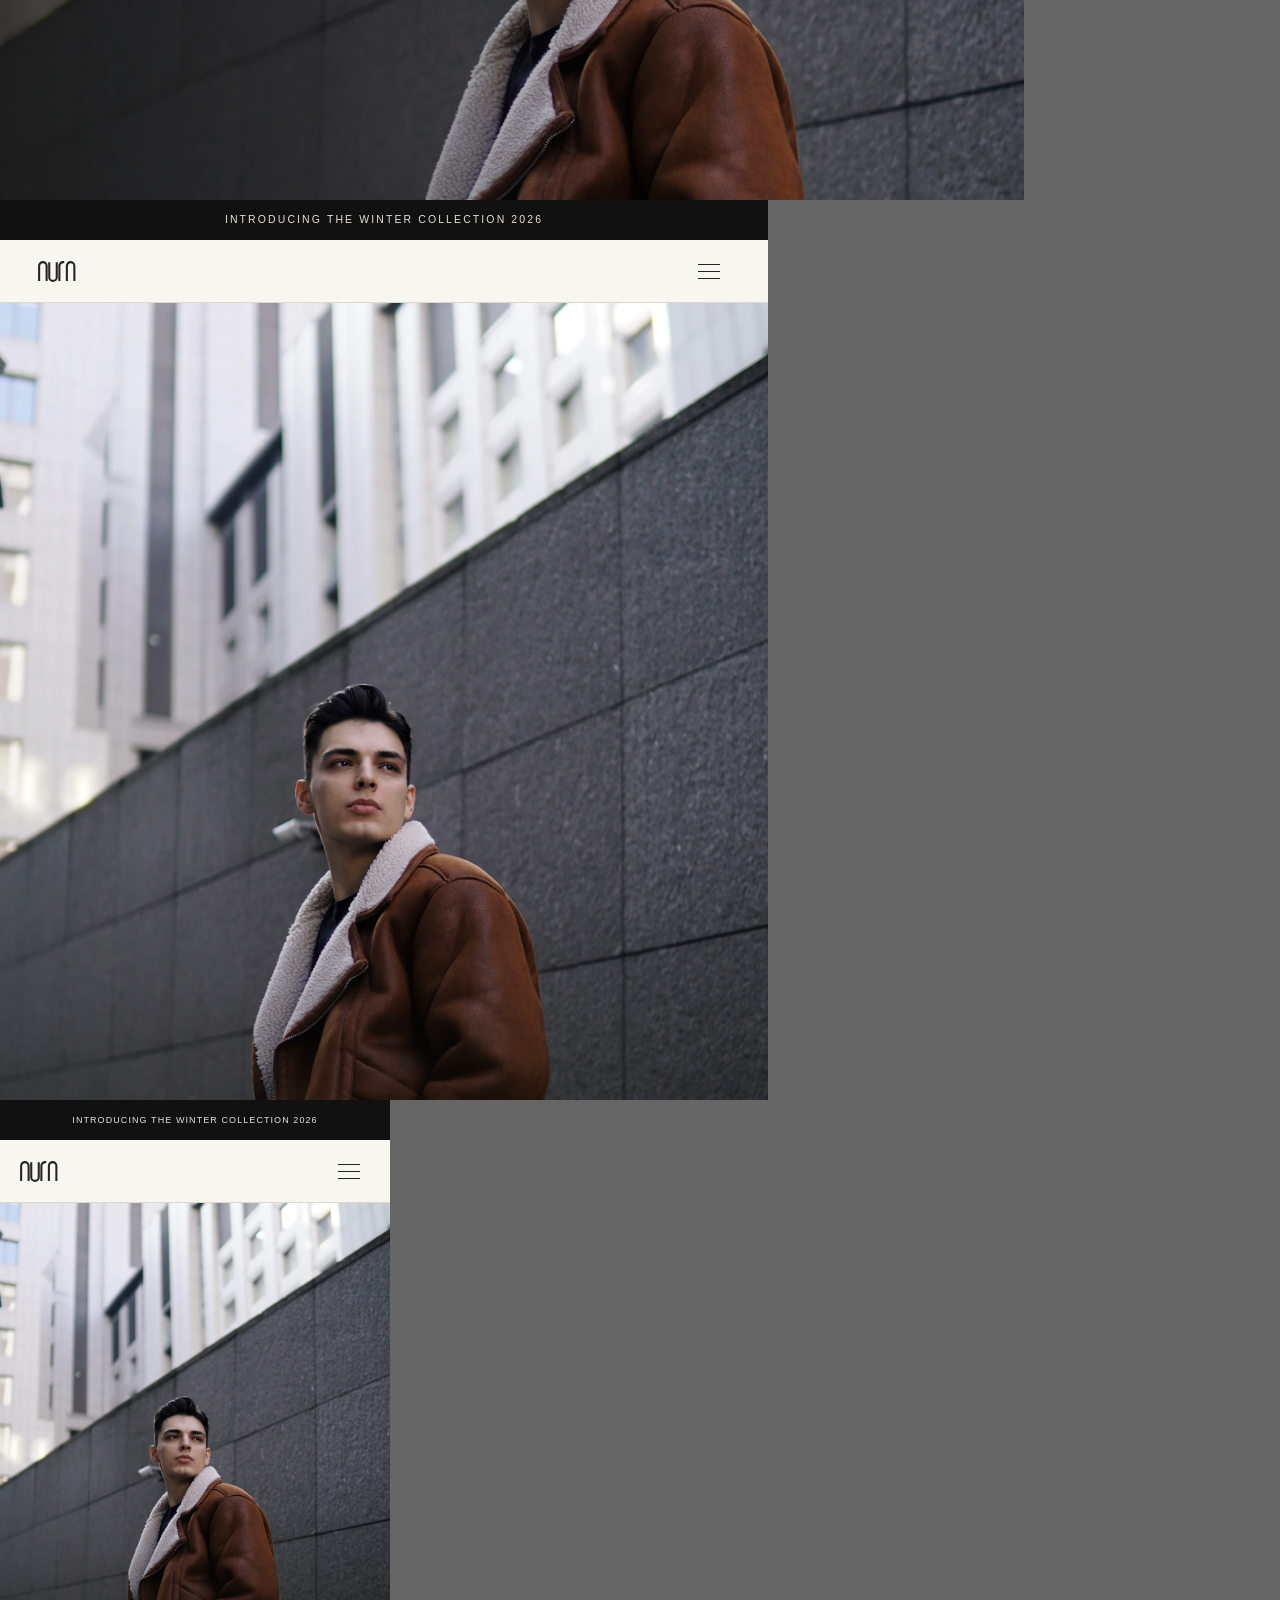
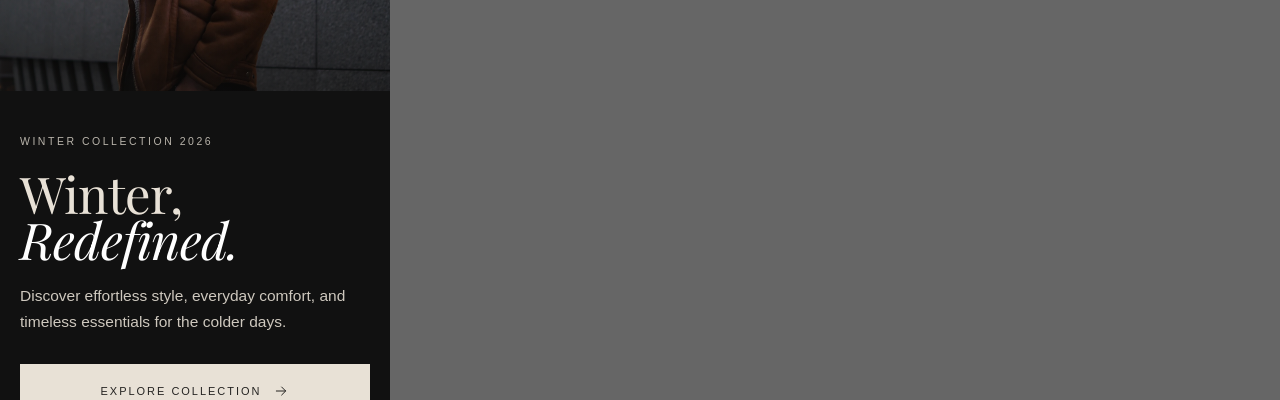
<file: tools/matrix.html>
<!DOCTYPE html>
<html lang="en">
<head>
<meta charset="utf-8">
<title>Viewport matrix</title>
<style>
  body { margin: 0; background: #666; }
  iframe { display: block; border: 0; }
</style>
</head>
<body>
<script>
  /* tools/matrix.html?url=/index.html
     Loads one page at four widths at once and reports layout facts.
     Each iframe has its own viewport, so media queries resolve per width. */
  const WIDTHS = [1440, 1024, 768, 390];
  const url = new URLSearchParams(location.search).get('url') || '/index.html';

  const frames = WIDTHS.map((w) => {
    const f = document.createElement('iframe');
    f.style.width = w + 'px';
    f.style.height = '900px';
    f.src = url;
    document.body.appendChild(f);
    return { w, f, ready: new Promise((res) => { f.addEventListener('load', res); }) };
  });

  window.__matrix = async function () {
    const out = [];

    for (const { w, f, ready } of frames) {
      await ready;
      const d = f.contentDocument;
      const win = f.contentWindow;

      // Neutralise animation and lazy-loading so measurements reflect final state.
      const s = d.createElement('style');
      s.textContent = '*,*::before,*::after{transition:none!important}' +
        '@media (prefers-reduced-motion: reduce){}' +
        '[data-reveal]{opacity:1!important;transform:none!important}';
      d.head.appendChild(s);
      d.querySelectorAll('[data-reveal]').forEach((e) => e.classList.add('is-in'));
      [...d.images].forEach((i) => { i.loading = 'eager'; });

      await new Promise((r) => setTimeout(r, 1200));

      const cs = (sel) => {
        const e = d.querySelector(sel);
        return e ? win.getComputedStyle(e) : null;
      };
      const disp = (sel) => (d.querySelector(sel) ? cs(sel).display : 'ABSENT');
      const cols = (sel) => {
        const c = cs(sel);
        if (!c || c.display === 'none' || !c.gridTemplateColumns) return null;
        return c.gridTemplateColumns.split(' ').length;
      };

      const de = d.documentElement;
      const broken = [...d.images]
        .filter((i) => i.complete && i.naturalWidth === 0)
        .map((i) => i.getAttribute('src'));

      // Exercise the mobile drawer where it exists.
      let drawer = 'n/a';
      const toggle = d.getElementById('menuToggle');
      if (toggle && disp('.menu-toggle') !== 'none') {
        toggle.click();
        await new Promise((r) => setTimeout(r, 500));
        const nav = d.getElementById('mobileNav');
        const open = nav && nav.classList.contains('is-open');
        drawer = open ? 'opens' : 'FAILS-to-open';
        if (open) {
          const box = nav.getBoundingClientRect();
          drawer += box.right <= de.clientWidth + 2 && box.width > 200 ? ' +onscreen' : ' +OFFSCREEN';
          d.getElementById('drawerClose').click();
          await new Promise((r) => setTimeout(r, 500));
          drawer += nav.hidden ? ' +closes' : ' +FAILS-to-close';
        }
      }

      out.push({
        vw: win.innerWidth,
        url,
        overflowX: de.scrollWidth - de.clientWidth,
        title: d.title,
        headerPresent: !!d.querySelector('.site-header'),
        footerPresent: !!d.querySelector('.site-footer'),
        nav: disp('.primary-nav'),
        burger: disp('.menu-toggle'),
        drawer,
        productCols: cols('.product-grid'),
        catCols: cols('.cat-grid'),
        lookCols: cols('.look-grid'),
        valueCols: cols('.value-strip'),
        heroBox: (() => {
          const h = d.querySelector('.hero');
          if (!h) return null;
          const b = h.getBoundingClientRect();
          const copy = d.querySelector('.hero-copy');
          return {
            w: Math.round(b.width), h: Math.round(b.height),
            copyOpacity: copy ? getComputedStyle(copy.firstElementChild || copy).opacity : null
          };
        })(),
        heroCols: cols('.hero') || cols('.about-hero'),
        cards: d.querySelectorAll('.card').length,
        catTiles: d.querySelectorAll('.cat-tile').length,
        lookCards: d.querySelectorAll('.look-card').length,
        imgs: d.images.length,
        broken,
        emptyMounts: ['.product-grid', '.cat-grid', '#pdpMount', '.pdp-info', '.acc']
          .filter((sel) => {
            const e = d.querySelector(sel);
            return e && !e.innerHTML.trim();
          }),
        commerceWords: ['add to bag', 'add to cart', 'checkout', 'buy now',
          'cash on delivery', 'your bag', 'quantity', '₹', 'payment']
          .filter((t) => de.textContent.toLowerCase().includes(t))
      });
    }

    return out;
  };
</script>
</body>
</html>
</file>
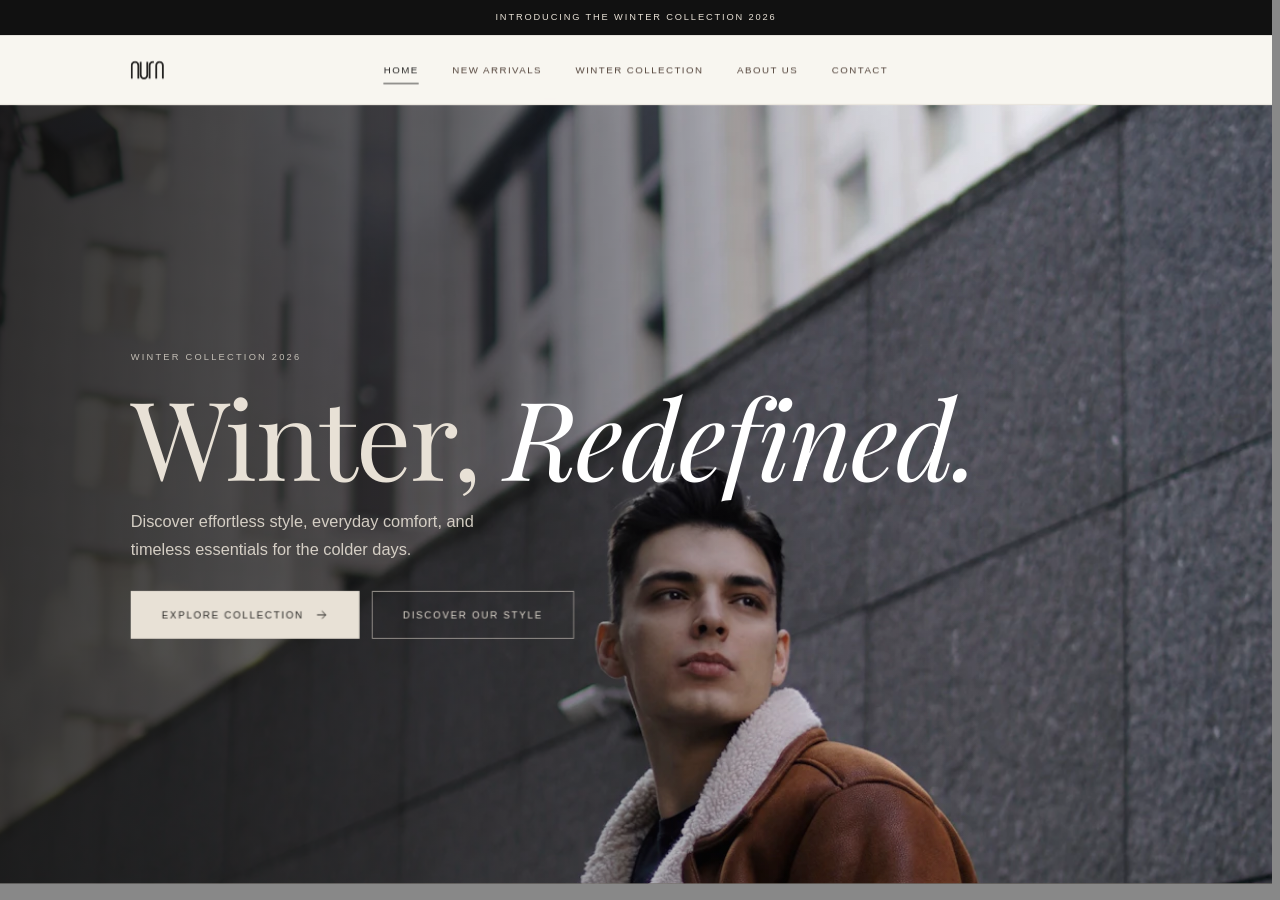
<file: tools/preview.html>
<!DOCTYPE html>
<html lang="en">
<head>
<meta charset="utf-8">
<title>Preview harness</title>
<style>
  body { margin: 0; background: #888; }
  #frame { border: 0; display: block; transform-origin: 0 0; }
</style>
</head>
<body>
<iframe id="frame" src="about:blank" title="preview"></iframe>
<script>
  /* tools/preview.html?w=1440&url=/index.html
     Renders the site inside an iframe of the requested CSS width so media
     queries resolve against that width, then scales it into the panel. */
  const q = new URLSearchParams(location.search);
  const w = Number(q.get('w')) || 1440;
  const h = Number(q.get('h')) || 1000;
  const y = Number(q.get('y')) || 0;
  const url = q.get('url') || '/index.html';
  const scale = Number(q.get('scale')) || Math.min(1, (window.innerWidth - 8) / w);

  const frame = document.getElementById('frame');
  frame.src = url;
  frame.style.width = w + 'px';
  frame.style.height = h + 'px';
  frame.style.transform = 'scale(' + scale + ')';
  document.body.style.width = w * scale + 'px';
  document.body.style.height = h * scale + 'px';
  window.__HARNESS = { w, h, scale, url };

  /* The embedded browser panel is not painted, so IntersectionObserver never
     fires there and scroll-reveal content stays hidden. Force it visible so
     screenshots show the real layout. */
  if (q.get('noanim') !== '0') {
    frame.addEventListener('load', () => {
      const d = frame.contentDocument;
      const style = d.createElement('style');
      /* ?css= lets a screenshot pass pin vh-sized blocks when the capture
         window is much taller than a real viewport. */
      style.textContent = '*,*::before,*::after{transition:none!important}' +
        (q.get('css') || '');
      d.head.appendChild(style);
      const reveal = () => d.querySelectorAll('[data-reveal]:not(.is-in)')
        .forEach((el) => el.classList.add('is-in'));
      reveal();
      new d.defaultView.MutationObserver(reveal).observe(d.body, { childList: true, subtree: true });
      /* Lazy images below the fold never request in a screenshot pass. */
      const eager = () => [...d.images].forEach((i) => { i.loading = 'eager'; });
      eager();
      new d.defaultView.MutationObserver(eager).observe(d.body, { childList: true, subtree: true });
    });
  }

  /* ?y=1200 scrolls the embedded page, so a screenshot can capture any band of
     it without the vh-based hero stretching to fill a very tall window. */
  frame.addEventListener('load', () => {
    const win = frame.contentWindow;
    win.document.documentElement.style.scrollBehavior = 'auto';
    win.scrollTo(0, y);
  });
</script>
</body>
</html>
</file>
<file: assets/css/fonts.css>
/* Playfair Display — SIL Open Font License 1.1, https://scripts.sil.org/OFL
   Self-hosted variable woff2; the site makes no third-party font requests. */

/* latin */
@font-face {
  font-family: 'Playfair Display';
  font-style: italic;
  font-weight: 400 700;
  font-display: swap;
  src: url(../fonts/PlayfairDisplay-italic-400700.woff2) format('woff2');
  unicode-range: U+0000-00FF, U+0131, U+0152-0153, U+02BB-02BC, U+02C6, U+02DA, U+02DC, U+0304, U+0308, U+0329, U+2000-206F, U+20AC, U+2122, U+2191, U+2193, U+2212, U+2215, U+FEFF, U+FFFD;
}

/* latin */
@font-face {
  font-family: 'Playfair Display';
  font-style: normal;
  font-weight: 400 700;
  font-display: swap;
  src: url(../fonts/PlayfairDisplay-normal-400700.woff2) format('woff2');
  unicode-range: U+0000-00FF, U+0131, U+0152-0153, U+02BB-02BC, U+02C6, U+02DA, U+02DC, U+0304, U+0308, U+0329, U+2000-206F, U+20AC, U+2122, U+2191, U+2193, U+2212, U+2215, U+FEFF, U+FFFD;
}
</file>
<file: assets/css/style.css>
/* ==========================================================================
   AURA FASHION — stylesheet
   Winter Collection 2026. Editorial serif display over a warm charcoal,
   espresso and winter-cream palette. No frameworks, no external requests.

   1  Tokens & reset
   2  Typography
   3  Layout primitives
   4  Buttons & links
   5  Announcement bar, header, navigation
   6  Mobile drawer
   7  Footer
   8  Cards & product grid
   9  Home page
   10 Collection page
   11 Product details page
   12 About page
   13 Motion, states, accessibility
   ========================================================================== */

/* =============================== 1. Tokens =============================== */

:root {
  --ink: #242321;          /* charcoal — primary text */
  --ink-soft: #514238;     /* espresso — secondary text */
  --muted: #6f665c;        /* small caps, meta copy (AA on paper) */
  --taupe: #a69a87;        /* warm taupe — rules and accents only */
  --cream: #e8e1d6;        /* winter cream */
  --paper: #f8f6f1;        /* off white — page background */
  --paper-deep: #efeae1;   /* raised panels */
  --soft-grey: #d8d5d0;    /* hairlines */
  --line: #ded8ce;
  --line-strong: #c4bdb0;
  --black: #111111;        /* pure black — dark bands */

  --serif: "Playfair Display", "Iowan Old Style", "Palatino Linotype", Palatino, Georgia, serif;
  --sans: "Helvetica Neue", Helvetica, Arial, "Segoe UI", system-ui, sans-serif;

  --header-h: 78px;
  --announce-h: 40px;
  --maxw: 1280px;
  --pad: clamp(20px, 5vw, 68px);
  --gutter: clamp(18px, 2.2vw, 30px);

  --ease: cubic-bezier(0.22, 0.61, 0.36, 1);
  --t-fast: 0.22s var(--ease);
  --t-med: 0.45s var(--ease);
  --t-slow: 0.9s var(--ease);
}

*, *::before, *::after { box-sizing: border-box; }

* { margin: 0; }

html {
  -webkit-text-size-adjust: 100%;
  scroll-behavior: smooth;
}

body {
  font-family: var(--sans);
  font-size: 16px;
  line-height: 1.65;
  color: var(--ink);
  background: var(--paper);
  -webkit-font-smoothing: antialiased;
  -moz-osx-font-smoothing: grayscale;
  overflow-x: hidden;
}

img, svg { display: block; max-width: 100%; }

img { height: auto; }

button {
  font: inherit;
  color: inherit;
  background: none;
  border: 0;
  cursor: pointer;
}

a { color: inherit; text-decoration: none; }

ul { list-style: none; padding: 0; }

h1, h2, h3, h4 {
  font-family: var(--serif);
  font-weight: 400;
  line-height: 1.06;
  letter-spacing: 0.005em;
}

::selection { background: var(--ink); color: var(--cream); }

/* ============================= 2. Typography ============================= */

.eyebrow {
  font-size: 10.5px;
  letter-spacing: 0.24em;
  text-transform: uppercase;
  color: var(--muted);
  font-weight: 400;
}

.eyebrow--light { color: rgba(232, 225, 214, 0.78); }

.section-title {
  font-family: var(--serif);
  font-size: clamp(27px, 3.6vw, 46px);
  line-height: 1.04;
  letter-spacing: 0.005em;
}

.section-title em { font-style: italic; }

.lede {
  font-size: clamp(15px, 1.5vw, 18px);
  line-height: 1.7;
  color: var(--ink-soft);
  max-width: 58ch;
}

/* ========================== 3. Layout primitives ========================= */

.wrap {
  width: 100%;
  max-width: var(--maxw);
  margin-inline: auto;
  padding-inline: var(--pad);
}

.section { padding-block: clamp(64px, 8.5vw, 122px); }
.section--tight { padding-block: clamp(44px, 5.5vw, 76px); }
.section--wash { background: var(--paper-deep); }
.section--cream { background: var(--cream); }
.section--rule { border-top: 1px solid var(--line); }

.section-head {
  display: flex;
  flex-direction: column;
  align-items: center;
  gap: 14px;
  text-align: center;
  margin-bottom: clamp(34px, 4.5vw, 60px);
}

.section-head .lede { margin-inline: auto; }

.section-head::after {
  content: "";
  width: 34px;
  height: 1px;
  background: var(--taupe);
  margin-top: 6px;
}

.section-head--flush { align-items: flex-start; text-align: left; }
.section-head--flush::after { display: none; }

.stack-lg > * + * { margin-top: clamp(18px, 2.2vw, 26px); }

/* =========================== 4. Buttons & links ========================== */

.btn {
  display: inline-flex;
  align-items: center;
  justify-content: center;
  gap: 12px;
  padding: 17px 34px;
  border: 1px solid var(--ink);
  background: var(--ink);
  color: var(--cream);
  font-family: var(--sans);
  font-size: 11px;
  letter-spacing: 0.18em;
  text-transform: uppercase;
  transition: background var(--t-fast), color var(--t-fast),
              border-color var(--t-fast), transform var(--t-fast);
  will-change: transform;
}

.btn:hover { background: transparent; color: var(--ink); }
.btn:active { transform: translateY(1px); }

.btn--ghost { background: transparent; color: var(--ink); }
.btn--ghost:hover { background: var(--ink); color: var(--cream); }

.btn--light { border-color: var(--cream); background: var(--cream); color: var(--ink); }
.btn--light:hover { background: transparent; color: var(--cream); }

/* Sits on a photograph: a hairline outline with a soft dark plate behind it so
   the label stays legible whatever the image does underneath. */
.btn--outline-light {
  border-color: rgba(232, 225, 214, 0.62);
  background: transparent;
  color: var(--cream);
}

.btn--outline-light:hover { background: var(--cream); color: var(--ink); border-color: var(--cream); }

.btn--sm { padding: 13px 24px; font-size: 10px; }

.btn .ai { width: 16px; height: 16px; }

.text-link {
  display: inline-flex;
  align-items: center;
  gap: 9px;
  font-size: 11px;
  letter-spacing: 0.17em;
  text-transform: uppercase;
  padding-bottom: 4px;
  border-bottom: 1px solid var(--line-strong);
  transition: border-color var(--t-fast), gap var(--t-fast), color var(--t-fast);
}

.text-link:hover { border-color: var(--ink); gap: 14px; }
.text-link .ai { width: 15px; height: 15px; }

.text-link--light { color: var(--cream); border-bottom-color: rgba(232, 225, 214, 0.45); }
.text-link--light:hover { color: #fff; border-bottom-color: #fff; }

/* ================= 5. Announcement bar, header, nav ====================== */

.announce {
  height: var(--announce-h);
  display: grid;
  place-items: center;
  background: var(--black);
  color: var(--cream);
  font-size: 10.5px;
  letter-spacing: 0.2em;
  text-transform: uppercase;
  padding-inline: 16px;
  text-align: center;
}

.site-header {
  position: sticky;
  top: 0;
  z-index: 60;
  background: rgba(248, 246, 241, 0.94);
  -webkit-backdrop-filter: saturate(160%) blur(12px);
  backdrop-filter: saturate(160%) blur(12px);
  border-bottom: 1px solid var(--line);
  transition: box-shadow var(--t-fast), background var(--t-fast);
}

.site-header.is-stuck { box-shadow: 0 1px 20px rgba(36, 35, 33, 0.07); }

.header-inner {
  display: grid;
  grid-template-columns: 1fr auto 1fr;
  align-items: center;
  height: var(--header-h);
  gap: 24px;
}

.brand { justify-self: start; display: block; }

.wordmark {
  height: 21px;
  width: auto;
  color: var(--ink);
  transition: opacity var(--t-fast);
}

.brand:hover .wordmark { opacity: 0.55; }

.primary-nav {
  justify-self: center;
  display: flex;
  align-items: center;
  gap: clamp(20px, 2.8vw, 38px);
}

.nav-link {
  position: relative;
  font-size: 11px;
  letter-spacing: 0.15em;
  text-transform: uppercase;
  color: var(--ink-soft);
  padding: 7px 0;
  transition: color var(--t-fast);
}

.nav-link::after {
  content: "";
  position: absolute;
  left: 0;
  bottom: 0;
  width: 100%;
  height: 1px;
  background: var(--ink);
  transform: scaleX(0);
  transform-origin: left;
  transition: transform var(--t-med);
}

.nav-link:hover { color: var(--ink); }
.nav-link:hover::after { transform: scaleX(1); }
.nav-link.is-active { color: var(--ink); }
.nav-link.is-active::after { transform: scaleX(1); }

.header-end { justify-self: end; display: flex; align-items: center; }

.menu-toggle {
  display: none;
  width: 42px;
  height: 42px;
  place-items: center;
}

.bars {
  position: relative;
  display: block;
  width: 22px;
  height: 1px;
  background: var(--ink);
  transition: background var(--t-fast);
}

.bars::before,
.bars::after {
  content: "";
  position: absolute;
  left: 0;
  width: 22px;
  height: 1px;
  background: var(--ink);
  transition: transform var(--t-fast);
}

.bars::before { top: -7px; }
.bars::after { top: 7px; }

/* ============================ 6. Mobile drawer =========================== */

.drawer-scrim {
  position: fixed;
  inset: 0;
  z-index: 70;
  background: rgba(17, 17, 17, 0.44);
  opacity: 0;
  transition: opacity var(--t-med);
}

.drawer-scrim.is-open { opacity: 1; }

.mobile-nav {
  position: fixed;
  top: 0;
  right: 0;
  bottom: 0;
  z-index: 80;
  width: min(370px, 88vw);
  background: var(--paper);
  border-left: 1px solid var(--line);
  display: flex;
  flex-direction: column;
  padding: 20px clamp(24px, 6vw, 36px) 32px;
  transform: translateX(100%);
  transition: transform var(--t-med);
  overflow-y: auto;
}

.mobile-nav.is-open { transform: translateX(0); }

.drawer-top {
  display: flex;
  align-items: center;
  justify-content: space-between;
  padding-bottom: 22px;
  border-bottom: 1px solid var(--line);
}

.drawer-label {
  font-size: 10px;
  letter-spacing: 0.24em;
  text-transform: uppercase;
  color: var(--muted);
}

.drawer-close { width: 40px; height: 40px; display: grid; place-items: center; }
.drawer-close .ai { width: 20px; height: 20px; }

.drawer-links { display: flex; flex-direction: column; padding-top: 10px; }

.drawer-link {
  font-family: var(--serif);
  font-size: clamp(25px, 7vw, 32px);
  letter-spacing: 0.01em;
  padding: 15px 0;
  border-bottom: 1px solid var(--line);
  transition: padding-left var(--t-fast), color var(--t-fast);
}

.drawer-link:hover { padding-left: 10px; color: var(--ink-soft); }

.drawer-foot { margin-top: auto; padding-top: 32px; display: grid; gap: 14px; }
.drawer-slogan { font-size: 11px; letter-spacing: 0.22em; text-transform: uppercase; color: var(--muted); }

.drawer-mail {
  display: inline-flex;
  align-items: center;
  gap: 9px;
  font-size: 12px;
  color: var(--ink-soft);
  word-break: break-all;
}

.drawer-mail .ai { width: 16px; height: 16px; flex: none; }

/* =============================== 7. Footer =============================== */

.site-footer {
  position: relative;
  overflow: hidden;
  background: var(--black);
  color: var(--cream);
  padding-block: clamp(56px, 7vw, 88px) clamp(26px, 3vw, 34px);
}

.footer-inner {
  position: relative;
  z-index: 1;
  display: flex;
  flex-direction: column;
  align-items: center;
  gap: clamp(26px, 3.6vw, 40px);
  text-align: center;
}

.footer-brand { display: grid; justify-items: center; gap: 18px; }

.wordmark--footer { height: 28px; color: var(--cream); }

.footer-slogan {
  font-family: var(--serif);
  font-style: italic;
  font-size: 17px;
  letter-spacing: 0.04em;
  color: rgba(232, 225, 214, 0.82);
}

.footer-nav {
  display: flex;
  flex-wrap: wrap;
  justify-content: center;
  gap: clamp(18px, 2.6vw, 34px);
  padding-top: 6px;
}

.footer-nav a {
  font-size: 10.5px;
  letter-spacing: 0.16em;
  text-transform: uppercase;
  color: rgba(232, 225, 214, 0.72);
  padding-bottom: 3px;
  border-bottom: 1px solid transparent;
  transition: color var(--t-fast), border-color var(--t-fast);
}

.footer-nav a:hover { color: #fff; border-color: rgba(232, 225, 214, 0.55); }

.footer-social { display: flex; flex-wrap: wrap; justify-content: center; gap: 10px; }

.footer-social a,
.footer-social .social-static {
  display: inline-flex;
  align-items: center;
  gap: 8px;
  padding: 10px 18px;
  border: 1px solid rgba(232, 225, 214, 0.2);
  border-radius: 999px;
  font-size: 10px;
  letter-spacing: 0.14em;
  text-transform: uppercase;
  color: rgba(232, 225, 214, 0.8);
  transition: background var(--t-fast), color var(--t-fast), border-color var(--t-fast);
}

.footer-social .ai { width: 15px; height: 15px; }

.footer-social a:hover {
  background: var(--cream);
  color: var(--black);
  border-color: var(--cream);
}

.footer-meta {
  width: 100%;
  border-top: 1px solid rgba(232, 225, 214, 0.14);
  padding-top: clamp(20px, 2.6vw, 28px);
  display: grid;
  gap: 7px;
  font-size: 10.5px;
  letter-spacing: 0.07em;
  color: rgba(232, 225, 214, 0.52);
}

.footer-note { text-transform: uppercase; letter-spacing: 0.14em; }

/* ======================== 8. Cards & product grid ======================== */

.product-grid {
  display: grid;
  grid-template-columns: repeat(4, minmax(0, 1fr));
  gap: clamp(26px, 3vw, 42px) clamp(16px, 1.8vw, 26px);
}

.card { display: flex; flex-direction: column; }

.card-media {
  position: relative;
  display: block;
  aspect-ratio: 4 / 5;
  overflow: hidden;
  background: var(--cream);
}

.card-media img {
  width: 100%;
  height: 100%;
  object-fit: cover;
  object-position: top center;
  transition: transform var(--t-slow);
}

.card:hover .card-media img { transform: scale(1.045); }

.card-view {
  position: absolute;
  left: 0;
  right: 0;
  bottom: 0;
  display: flex;
  align-items: center;
  justify-content: space-between;
  padding: 12px 14px;
  background: var(--paper);
  color: var(--ink);
  font-size: 10px;
  letter-spacing: 0.18em;
  text-transform: uppercase;
  transform: translateY(101%);
  transition: transform var(--t-med);
}

.card-view em { font-style: normal; font-size: 15px; line-height: 1; }

.card:hover .card-view,
.card:focus-within .card-view { transform: translateY(0); }

.card-flag {
  position: absolute;
  top: 12px;
  left: 12px;
  background: rgba(17, 17, 17, 0.72);
  color: var(--cream);
  font-size: 9px;
  letter-spacing: 0.16em;
  text-transform: uppercase;
  padding: 6px 10px;
}

.card-body { padding-top: 16px; display: flex; flex-direction: column; gap: 5px; }

.card-cat {
  font-size: 9.5px;
  letter-spacing: 0.2em;
  text-transform: uppercase;
  color: var(--muted);
}

.card-name {
  font-family: var(--serif);
  font-size: 19px;
  font-weight: 400;
  line-height: 1.2;
  letter-spacing: 0.005em;
}

.card-name a {
  background-image: linear-gradient(var(--ink), var(--ink));
  background-size: 0% 1px;
  background-position: 0 100%;
  background-repeat: no-repeat;
  transition: background-size var(--t-med);
}

.card-name a:hover { background-size: 100% 1px; }

.card-tag { font-size: 12.5px; line-height: 1.6; color: var(--muted); }

.card-swatches { display: flex; gap: 7px; margin-top: 9px; }

.swatch {
  width: 13px;
  height: 13px;
  border: 1px solid var(--line-strong);
  background: var(--sw, #fff);
}

.card--compact .card-tag { display: none; }

.empty {
  grid-column: 1 / -1;
  padding: 60px 0;
  text-align: center;
  color: var(--muted);
  font-size: 14px;
}

/* ============================== 9. Home page ============================= */

/* --- hero ---------------------------------------------------------------- */

.hero {
  position: relative;
  display: flex;
  align-items: center;
  min-height: calc(100vh - var(--header-h) - var(--announce-h));
  background: var(--black);
  border-bottom: 1px solid var(--line);
}

.hero-media {
  position: absolute;
  inset: 0;
  overflow: hidden;
  background: var(--black);
}

.hero-img {
  position: absolute;
  inset: 0;
  width: 100%;
  height: 100%;
  object-fit: cover;
  object-position: 62% 30%;
  /* The photograph is wider than it is tall, so object-position cannot push the
     model aside on its own at desktop widths. Scaling slightly and shifting the
     frame keeps the headline column clear of his face. */
  transform: scale(1.14) translateX(6%);
}

.hero-scrim {
  position: absolute;
  inset: 0;
  background: linear-gradient(96deg,
    rgba(17, 16, 15, 0.86) 0%,
    rgba(17, 16, 15, 0.62) 34%,
    rgba(17, 16, 15, 0.12) 62%,
    rgba(17, 16, 15, 0) 78%);
}

.hero-copy {
  position: relative;
  z-index: 1;
  width: 100%;
  max-width: var(--maxw);
  margin-inline: auto;
  padding-inline: var(--pad);
  padding-block: clamp(56px, 8vw, 104px);
  display: flex;
  flex-direction: column;
  align-items: flex-start;
  gap: 24px;
}

.hero-title {
  font-size: clamp(52px, 8.6vw, 124px);
  line-height: 0.92;
  letter-spacing: -0.015em;
  color: var(--cream);
  max-width: 14ch;
}

.hero-title em { font-style: italic; color: #fff; }

.hero-sub {
  font-size: clamp(15.5px, 1.6vw, 18.5px);
  line-height: 1.7;
  color: rgba(232, 225, 214, 0.88);
  max-width: 42ch;
}

.hero-actions { display: flex; flex-wrap: wrap; gap: 14px; padding-top: 8px; }

/* --- category tiles ------------------------------------------------------ */

.cat-grid {
  display: grid;
  grid-template-columns: repeat(6, minmax(0, 1fr));
  gap: clamp(20px, 2.6vw, 34px);
}

/* Five tiles across a six-column track: three on the first row, two wider
   tiles on the second, so the block never ends on an orphan. */
.cat-tile { display: flex; flex-direction: column; grid-column: span 2; }
.cat-tile:nth-child(4),
.cat-tile:nth-child(5) { grid-column: span 3; }

.cat-frame {
  position: relative;
  display: block;
  aspect-ratio: 4 / 5;
  overflow: hidden;
  background: var(--cream);
}

.cat-frame img {
  width: 100%;
  height: 100%;
  object-fit: cover;
  object-position: center 22%;
  transition: transform var(--t-slow), filter var(--t-slow);
  filter: saturate(0.94);
}

.cat-tile:hover .cat-frame img { transform: scale(1.05); filter: saturate(1); }

.cat-arrow {
  position: absolute;
  top: 18px;
  right: 18px;
  width: 42px;
  height: 42px;
  display: grid;
  place-items: center;
  background: var(--paper);
  color: var(--ink);
  opacity: 0;
  transform: translateY(-6px);
  transition: opacity var(--t-med), transform var(--t-med);
}

.cat-arrow .ai { width: 17px; height: 17px; }
.cat-tile:hover .cat-arrow { opacity: 1; transform: translateY(0); }

.cat-caption { padding-top: 18px; display: grid; gap: 8px; }

.cat-name {
  font-family: var(--serif);
  font-size: clamp(20px, 2.2vw, 26px);
  font-weight: 400;
  line-height: 1.15;
}

.cat-copy { font-size: 13.5px; line-height: 1.65; color: var(--muted); max-width: 40ch; }

.cat-explore {
  display: inline-flex;
  align-items: center;
  gap: 8px;
  margin-top: 4px;
  font-size: 10.5px;
  letter-spacing: 0.18em;
  text-transform: uppercase;
  color: var(--ink);
  padding-bottom: 3px;
  border-bottom: 1px solid var(--line-strong);
  width: max-content;
  transition: gap var(--t-fast), border-color var(--t-fast);
}

.cat-tile:hover .cat-explore { gap: 13px; border-bottom-color: var(--ink); }
.cat-explore .ai { width: 14px; height: 14px; }

.home-cta { display: flex; justify-content: center; padding-top: clamp(34px, 4vw, 50px); }

/* --- banner bands -------------------------------------------------------- */

.banner {
  position: relative;
  display: flex;
  align-items: center;
  overflow: hidden;
  border-block: 1px solid var(--line);
  background: var(--black);
}

.banner-media { position: absolute; inset: 0; }

.banner-media img {
  width: 100%;
  height: 100%;
  object-fit: cover;
  object-position: center 40%;
  /* Both campaign photographs are wider than they are tall, so at banner
     aspect the crop is vertical only and object-position cannot move the
     model sideways. Zooming and sliding the frame keeps the copy column off
     his face. */
  transform: scale(1.4) translateX(13%);
}

.banner-scrim {
  position: absolute;
  inset: 0;
  background: linear-gradient(90deg,
    rgba(17, 16, 15, 0.82) 0%,
    rgba(17, 16, 15, 0.55) 42%,
    rgba(17, 16, 15, 0.08) 74%,
    rgba(17, 16, 15, 0) 100%);
}

.banner-body {
  position: relative;
  z-index: 1;
  padding-block: clamp(74px, 12vw, 158px);
  display: flex;
  flex-direction: column;
  align-items: flex-start;
  gap: 18px;
}

.banner-title {
  font-size: clamp(34px, 5.4vw, 74px);
  line-height: 1;
  letter-spacing: -0.01em;
  color: var(--cream);
  max-width: 16ch;
}

.banner-title em { font-style: italic; color: #fff; }

.banner-text {
  font-size: clamp(15px, 1.6vw, 18px);
  line-height: 1.7;
  color: rgba(232, 225, 214, 0.86);
  max-width: 40ch;
}

.banner-body .btn,
.banner-body .text-link { margin-top: 10px; }

/* --- editorial look cards ------------------------------------------------ */

.look-grid {
  display: grid;
  grid-template-columns: repeat(3, minmax(0, 1fr));
  gap: clamp(22px, 3vw, 40px);
}

.look-card { display: flex; flex-direction: column; }

.look-media {
  position: relative;
  overflow: hidden;
  aspect-ratio: 4 / 5;
  background: var(--cream);
}

.look-media img {
  width: 100%;
  height: 100%;
  object-fit: cover;
  object-position: center 20%;
  transition: transform var(--t-slow);
}

.look-card:hover .look-media img { transform: scale(1.04); }

.look-num {
  font-family: var(--serif);
  font-style: italic;
  font-size: 13px;
  color: var(--taupe);
  padding-top: 20px;
}

.look-name {
  font-family: var(--serif);
  font-size: clamp(20px, 2.1vw, 25px);
  font-weight: 400;
  line-height: 1.2;
  margin-top: 6px;
}

.look-copy { font-size: 13.5px; line-height: 1.7; color: var(--muted); margin-top: 10px; max-width: 42ch; }

/* --- brand story --------------------------------------------------------- */

.intro {
  display: grid;
  grid-template-columns: 1.02fr 0.98fr;
  align-items: stretch;
  background: var(--cream);
}

.intro-body {
  display: flex;
  flex-direction: column;
  justify-content: center;
  gap: 22px;
  padding: clamp(52px, 7vw, 108px) clamp(24px, 5vw, 76px) clamp(52px, 7vw, 108px) var(--pad);
}

.intro-title {
  font-size: clamp(38px, 5.6vw, 72px);
  line-height: 0.98;
  letter-spacing: -0.015em;
}

.intro-body p { font-size: clamp(15px, 1.5vw, 17px); color: var(--ink-soft); max-width: 48ch; }

.intro-media { position: relative; overflow: hidden; min-height: 360px; }

.intro-media img {
  position: absolute;
  inset: 0;
  width: 100%;
  height: 100%;
  object-fit: cover;
  object-position: center;
}

.value-strip {
  display: grid;
  grid-template-columns: repeat(3, minmax(0, 1fr));
  gap: clamp(20px, 3vw, 44px);
  padding-block: clamp(34px, 4.5vw, 54px);
}

.value { display: flex; gap: 16px; align-items: flex-start; }

.value-num {
  font-family: var(--serif);
  font-style: italic;
  font-size: 15px;
  color: var(--taupe);
  padding-top: 2px;
  flex: none;
}

.value h3 {
  font-family: var(--serif);
  font-size: 20px;
  font-weight: 400;
  letter-spacing: 0;
  text-transform: none;
  margin-bottom: 8px;
}

.value p { font-size: 13.5px; line-height: 1.7; color: var(--muted); }

/* ============================ 10. Collection ============================= */

.page-head {
  background: var(--cream);
  border-bottom: 1px solid var(--line);
  padding-block: clamp(56px, 8vw, 104px);
  text-align: center;
  display: grid;
  gap: 16px;
  justify-items: center;
}

.page-title {
  font-size: clamp(42px, 6.4vw, 84px);
  line-height: 1;
  letter-spacing: -0.015em;
}

.page-sub { font-size: clamp(15px, 1.5vw, 17.5px); color: var(--ink-soft); max-width: 52ch; }

.filters {
  position: sticky;
  top: var(--header-h);
  z-index: 40;
  background: rgba(248, 246, 241, 0.96);
  -webkit-backdrop-filter: blur(10px);
  backdrop-filter: blur(10px);
  border-bottom: 1px solid var(--line);
}

.filters-inner {
  display: flex;
  align-items: center;
  justify-content: space-between;
  gap: 18px;
  flex-wrap: wrap;
  padding-block: 15px;
}

.filter-list {
  display: flex;
  align-items: center;
  gap: clamp(14px, 2vw, 30px);
  flex-wrap: wrap;
}

.filter-btn {
  position: relative;
  font-size: 11.5px;
  letter-spacing: 0.1em;
  text-transform: uppercase;
  color: var(--muted);
  padding: 6px 0 9px;
  transition: color var(--t-fast);
}

.filter-btn::after {
  content: "";
  position: absolute;
  left: 0;
  bottom: 0;
  width: 100%;
  height: 1px;
  background: var(--ink);
  transform: scaleX(0);
  transform-origin: left;
  transition: transform var(--t-med);
}

.filter-btn:hover { color: var(--ink); }
.filter-btn.is-active { color: var(--ink); }
.filter-btn.is-active::after { transform: scaleX(1); }

.filter-btn sup {
  font-size: 8.5px;
  letter-spacing: 0.06em;
  color: var(--taupe);
  vertical-align: super;
  margin-left: 2px;
}

.filter-btn.is-active sup { color: var(--ink); }

.filter-count {
  font-size: 10.5px;
  letter-spacing: 0.16em;
  text-transform: uppercase;
  color: var(--muted);
}

.collection-body { padding-block: clamp(38px, 4.5vw, 62px) clamp(58px, 7vw, 100px); }

/* ========================= 11. Product details page ====================== */

.crumbs {
  display: flex;
  align-items: center;
  gap: 10px;
  padding-block: 20px;
  font-size: 10px;
  letter-spacing: 0.16em;
  text-transform: uppercase;
  color: var(--muted);
}

.crumbs a { transition: color var(--t-fast); }
.crumbs a:hover { color: var(--ink); }
.crumbs .sep { color: var(--taupe); }
.crumbs .current { color: var(--ink); }

.pdp {
  display: grid;
  grid-template-columns: minmax(0, 1.02fr) minmax(0, 0.98fr);
  gap: clamp(28px, 4.5vw, 76px);
  align-items: start;
  padding-bottom: clamp(52px, 6vw, 92px);
}

.pdp-gallery { position: sticky; top: calc(var(--header-h) + 20px); }

.pdp-stage {
  position: relative;
  aspect-ratio: 4 / 5;
  overflow: hidden;
  background: var(--cream);
}

.pdp-stage img {
  position: absolute;
  inset: 0;
  width: 100%;
  height: 100%;
  object-fit: cover;
  object-position: top center;
  transition: opacity var(--t-med), transform var(--t-med);
}

.pdp-stage.is-detail img { transform: scale(2.15); transform-origin: 50% 34%; }

.pdp-tag-badge {
  position: absolute;
  left: 16px;
  top: 16px;
  z-index: 2;
  background: rgba(248, 246, 241, 0.92);
  color: var(--ink);
  font-size: 9.5px;
  letter-spacing: 0.18em;
  text-transform: uppercase;
  padding: 7px 12px;
}

.pdp-thumbs {
  display: grid;
  grid-template-columns: repeat(3, minmax(0, 1fr));
  gap: 10px;
  margin-top: 12px;
}

.thumb {
  position: relative;
  aspect-ratio: 4 / 5;
  overflow: hidden;
  background: var(--cream);
  border: 1px solid transparent;
  transition: border-color var(--t-fast);
}

.thumb img {
  width: 100%;
  height: 100%;
  object-fit: cover;
  object-position: top center;
}

.thumb.is-detail img { transform: scale(2.15); transform-origin: 50% 34%; }
.thumb:hover { border-color: var(--line-strong); }
.thumb.is-active { border-color: var(--ink); }

.pdp-info { display: flex; flex-direction: column; }

.pdp-cat {
  font-size: 10px;
  letter-spacing: 0.22em;
  text-transform: uppercase;
  color: var(--muted);
  margin-bottom: 14px;
}

.pdp-name {
  font-size: clamp(34px, 4.6vw, 58px);
  line-height: 1.02;
  letter-spacing: -0.015em;
}

.pdp-tag { font-family: var(--serif); font-style: italic; font-size: 18px; color: var(--ink-soft); margin-top: 16px; }

.pdp-desc {
  font-size: 14.5px;
  line-height: 1.8;
  color: var(--muted);
  margin-top: 20px;
  max-width: 58ch;
}

.spec { padding-top: 30px; margin-top: 30px; border-top: 1px solid var(--line); }
.spec + .spec { padding-top: 26px; margin-top: 0; }

.spec-label {
  display: flex;
  align-items: baseline;
  justify-content: space-between;
  gap: 14px;
  font-size: 10px;
  letter-spacing: 0.2em;
  text-transform: uppercase;
  margin-bottom: 15px;
}

.spec-label span { color: var(--muted); letter-spacing: 0.06em; text-transform: none; font-size: 11.5px; }

.color-row { display: flex; flex-wrap: wrap; gap: 18px; }

.color-opt { display: flex; align-items: center; gap: 9px; font-size: 12.5px; color: var(--ink-soft); }

.color-dot {
  width: 24px;
  height: 24px;
  border-radius: 50%;
  border: 1px solid var(--line-strong);
  background: var(--sw, #fff);
  box-shadow: inset 0 0 0 2px var(--paper);
}

.size-row { display: flex; flex-wrap: wrap; gap: 8px; }

.chip {
  min-width: 52px;
  padding: 11px 6px 9px;
  text-align: center;
  border: 1px solid var(--line-strong);
  background: var(--paper);
  transition: border-color var(--t-fast), background var(--t-fast), color var(--t-fast);
}

.chip b { display: block; font-size: 12.5px; font-weight: 500; }
.chip i { display: block; font-style: normal; font-size: 9px; letter-spacing: 0.1em; color: var(--muted); margin-top: 2px; }
.chip:hover { border-color: var(--ink); }

.facts { display: grid; gap: 14px; }

.fact { display: grid; grid-template-columns: 96px 1fr; gap: 14px; align-items: baseline; }
.fact dt { font-size: 10px; letter-spacing: 0.16em; text-transform: uppercase; color: var(--muted); }
.fact dd { font-size: 13.5px; line-height: 1.65; }

.showcase-note {
  display: flex;
  align-items: flex-start;
  gap: 12px;
  margin-top: 30px;
  padding: 16px 19px;
  background: var(--paper-deep);
  border-left: 2px solid var(--taupe);
  font-size: 12.5px;
  line-height: 1.65;
  color: var(--ink-soft);
}

.showcase-note .ai { width: 17px; height: 17px; flex: none; margin-top: 1px; color: var(--muted); }

/* Accordion */

.acc { border-top: 1px solid var(--line); margin-top: 28px; }

.acc-item { border-bottom: 1px solid var(--line); }

.acc-btn {
  width: 100%;
  display: flex;
  align-items: center;
  justify-content: space-between;
  gap: 16px;
  padding: 19px 0;
  text-align: left;
  font-size: 11.5px;
  letter-spacing: 0.14em;
  text-transform: uppercase;
  transition: color var(--t-fast);
}

.acc-btn:hover { color: var(--muted); }
.acc-btn .ai { width: 16px; height: 16px; flex: none; transition: transform var(--t-med); color: var(--muted); }
.acc-item.is-open .acc-btn .ai { transform: rotate(180deg); }

.acc-panel {
  display: grid;
  grid-template-rows: 0fr;
  transition: grid-template-rows var(--t-med);
}

.acc-item.is-open .acc-panel { grid-template-rows: 1fr; }
.acc-panel > div { overflow: hidden; }
.acc-inner { padding-bottom: 24px; font-size: 13.5px; line-height: 1.8; color: var(--muted); }
.acc-inner li { position: relative; padding-left: 18px; }
.acc-inner li + li { margin-top: 9px; }
.acc-inner li::before {
  content: "";
  position: absolute;
  left: 0;
  top: 10px;
  width: 6px;
  height: 1px;
  background: var(--taupe);
}

.related-body { padding-block: clamp(44px, 5.5vw, 72px); }

/* ============================== 12. About page =========================== */

.about-hero {
  display: grid;
  grid-template-columns: 0.95fr 1.05fr;
  align-items: center;
  gap: clamp(28px, 5vw, 80px);
  padding-block: clamp(52px, 7vw, 104px);
}

.about-hero-media { position: relative; overflow: hidden; aspect-ratio: 4 / 5; background: var(--cream); }
.about-hero-media img { width: 100%; height: 100%; object-fit: cover; object-position: center 24%; }

.about-kicker { font-size: 11px; letter-spacing: 0.26em; text-transform: uppercase; color: var(--muted); }

.about-title {
  font-size: clamp(48px, 7vw, 96px);
  line-height: 0.94;
  letter-spacing: -0.02em;
  margin-top: 18px;
}

.about-title em { font-style: italic; }

.about-lede { font-size: clamp(15.5px, 1.7vw, 19px); color: var(--ink-soft); margin-top: 26px; max-width: 44ch; line-height: 1.7; }

.prose { max-width: 62ch; }
.prose p + p { margin-top: 20px; }
.prose p { color: var(--ink-soft); font-size: 15px; line-height: 1.85; }

.split-media {
  display: grid;
  grid-template-columns: repeat(2, minmax(0, 1fr));
  gap: clamp(18px, 2.6vw, 34px);
  align-items: start;
}

.split-media figure { display: grid; gap: 14px; }
.split-media img { width: 100%; aspect-ratio: 4 / 5; object-fit: cover; background: var(--cream); }
.split-media figcaption { font-size: 10.5px; letter-spacing: 0.16em; text-transform: uppercase; color: var(--muted); }
.split-media figure:last-child { margin-top: clamp(24px, 6vw, 76px); }

.principles {
  display: grid;
  grid-template-columns: repeat(3, minmax(0, 1fr));
  gap: clamp(24px, 3.4vw, 46px);
}

.principle { border-top: 1px solid var(--taupe); padding-top: 24px; }
.principle-num { font-family: var(--serif); font-style: italic; font-size: 15px; color: var(--taupe); }
.principle h3 { font-size: 21px; font-weight: 400; margin: 12px 0 10px; }
.principle p { font-size: 13.5px; line-height: 1.75; color: var(--muted); }

.quote-band {
  background: var(--black);
  color: var(--cream);
  text-align: center;
  padding-block: clamp(66px, 9vw, 124px);
}

.quote {
  font-size: clamp(34px, 5.6vw, 72px);
  line-height: 1.02;
  letter-spacing: -0.015em;
}

.quote em { font-style: italic; color: #fff; }

.quote-sub { margin-top: 22px; font-size: 11px; letter-spacing: 0.24em; text-transform: uppercase; color: rgba(232, 225, 214, 0.6); }

.contact-grid {
  display: grid;
  grid-template-columns: repeat(3, minmax(0, 1fr));
  gap: clamp(20px, 3vw, 38px);
}

.contact-card {
  border: 1px solid var(--line-strong);
  padding: clamp(24px, 3vw, 36px);
  display: flex;
  flex-direction: column;
  gap: 10px;
  background: var(--paper);
  transition: border-color var(--t-fast), background var(--t-fast);
}

a.contact-card:hover { border-color: var(--ink); background: var(--paper-deep); }
.contact-card .ai { width: 20px; height: 20px; color: var(--ink-soft); }
.contact-label { font-size: 10px; letter-spacing: 0.2em; text-transform: uppercase; color: var(--muted); }
.contact-value { font-size: 15px; word-break: break-word; }

/* -------- one-off blocks: catalogue note and the missing-piece screen ----- */

.center-note {
  display: grid;
  justify-items: center;
  gap: 16px;
  text-align: center;
}

.center-note .section-title { font-size: clamp(22px, 2.8vw, 32px); }

.notfound {
  display: grid;
  justify-items: center;
  gap: 18px;
  text-align: center;
  padding-block: clamp(40px, 10vw, 110px);
}

.notfound .page-title { font-size: clamp(34px, 5.4vw, 60px); }
.notfound .page-sub { margin-inline: auto; }
.notfound-actions { display: flex; flex-wrap: wrap; gap: 12px; justify-content: center; }

/* ==================== 13. Motion, states, accessibility ================== */

/* Reveal is opt-in via the `js` class set in each page's head, so content is
   never stranded invisible if the scripts fail to load. */
.js [data-reveal] {
  opacity: 0;
  transform: translateY(18px);
  transition: opacity 0.8s var(--ease), transform 0.8s var(--ease);
  transition-delay: var(--d, 0ms);
}

.js [data-reveal].is-in { opacity: 1; transform: none; }

/* The hero copy must not wait on an observer — it is above the fold on every
   viewport, so it fades in once on load instead. */
.js .hero-copy > * {
  opacity: 0;
  animation: hero-in 1s var(--ease) forwards;
}

.js .hero-copy > *:nth-child(1) { animation-delay: 0.12s; }
.js .hero-copy > *:nth-child(2) { animation-delay: 0.24s; }
.js .hero-copy > *:nth-child(3) { animation-delay: 0.36s; }
.js .hero-copy > *:nth-child(4) { animation-delay: 0.48s; }
.js .hero-copy > *:nth-child(5) { animation-delay: 0.6s; }

@keyframes hero-in {
  from { opacity: 0; transform: translateY(16px); }
  to { opacity: 1; transform: none; }
}

.sr-only {
  position: absolute;
  width: 1px;
  height: 1px;
  padding: 0;
  margin: -1px;
  overflow: hidden;
  clip: rect(0 0 0 0);
  white-space: nowrap;
  border: 0;
}

:focus-visible { outline: 2px solid var(--ink); outline-offset: 3px; }
.site-footer :focus-visible,
.announce :focus-visible,
.hero :focus-visible { outline-color: var(--cream); }

.no-scroll { overflow: hidden; }

.skip-link {
  position: absolute;
  left: 12px;
  top: -60px;
  z-index: 100;
  background: var(--ink);
  color: var(--cream);
  padding: 12px 18px;
  font-size: 11px;
  letter-spacing: 0.14em;
  text-transform: uppercase;
  transition: top var(--t-fast);
}

.skip-link:focus { top: 12px; }

/* ---------------------------- responsive rules --------------------------- */

@media (max-width: 1100px) {
  .product-grid { grid-template-columns: repeat(3, minmax(0, 1fr)); }
  /* Featured and related rows always hold exactly four pieces, so they keep
     four columns here instead of dropping to 3 and leaving one orphan. */
  .product-grid--four { grid-template-columns: repeat(4, minmax(0, 1fr)); }
  .cat-grid { grid-template-columns: repeat(4, minmax(0, 1fr)); }
  .cat-tile,
  .cat-tile:nth-child(4) { grid-column: span 2; }
  /* Five tiles across two-per-row leaves an empty half-row, so the last
     family stretches across it on a flatter crop instead of stranding. */
  .cat-tile:nth-child(5) { grid-column: span 4; }
  .cat-tile:nth-child(5) .cat-frame { aspect-ratio: 16 / 7; }
}

@media (max-width: 980px) {
  .pdp { grid-template-columns: 1fr; }
  .pdp-gallery { position: static; }
  .pdp-stage { aspect-ratio: 3 / 4; }
  .pdp-thumbs { grid-template-columns: repeat(3, minmax(0, 120px)); }
  .value-strip, .principles, .contact-grid { grid-template-columns: 1fr; gap: 28px; }
  .intro { grid-template-columns: 1fr; }
  .intro-body { padding-inline: var(--pad); }
  .intro-media { min-height: 340px; }
  .look-grid { grid-template-columns: repeat(2, minmax(0, 1fr)); }
  /* Four-piece rows drop to a 2x2 block rather than leaving one card alone
     on the second line. */
  .product-grid--four { grid-template-columns: repeat(2, minmax(0, 1fr)); }
}

@media (max-width: 860px) {
  :root { --header-h: 62px; }

  .primary-nav { display: none; }
  .menu-toggle { display: grid; }
  .header-inner { grid-template-columns: 1fr auto; }

  /* Below the fold-width breakpoint the headline moves out from under the
     model and onto its own dark plate, so nothing is ever cropped awkwardly
     or set against a busy part of the photograph. */
  .hero { display: block; min-height: 0; }
  .hero-media { position: relative; inset: auto; aspect-ratio: 4 / 5; }
  .hero-img { position: absolute; inset: 0; object-position: 58% 22%; transform: none; }
  .hero-scrim { background: linear-gradient(180deg, rgba(17, 16, 15, 0) 55%, rgba(17, 16, 15, 0.55) 100%); }
  .hero-copy { padding-block: 42px 52px; background: var(--black); gap: 20px; }
  .hero-title { font-size: clamp(46px, 13vw, 72px); }

  .banner-scrim { background: linear-gradient(180deg, rgba(17, 16, 15, 0.5) 0%, rgba(17, 16, 15, 0.86) 100%); }
  .banner-media img { object-position: 60% 30%; transform: none; }

  .about-hero { grid-template-columns: 1fr; }
  .about-hero-media { aspect-ratio: 4 / 3; }
}

@media (max-width: 720px) {
  .product-grid { grid-template-columns: repeat(2, minmax(0, 1fr)); gap: 28px 14px; }
  .cat-grid { grid-template-columns: 1fr; }
  .cat-tile,
  .cat-tile:nth-child(4),
  .cat-tile:nth-child(5) { grid-column: auto; }
  .cat-frame,
  .cat-tile:nth-child(5) .cat-frame { aspect-ratio: 3 / 4; }
  .look-grid { grid-template-columns: 1fr; }
  .split-media { grid-template-columns: 1fr; }
  .split-media figure:last-child { margin-top: 0; }
  .filters { top: var(--header-h); }
  .card-name { font-size: 17px; }
  .card-tag { font-size: 11.5px; }
  .fact { grid-template-columns: 1fr; gap: 4px; }
}

@media (max-width: 420px) {
  .announce { font-size: 9px; letter-spacing: 0.12em; }
  .hero-actions { width: 100%; }
  .hero-actions .btn { width: 100%; }
  .footer-social { flex-direction: column; width: 100%; }
  .footer-social a { justify-content: center; }
}

@media (prefers-reduced-motion: reduce) {
  html { scroll-behavior: auto; }
  *, *::before, *::after {
    animation-duration: 0.001ms !important;
    transition-duration: 0.001ms !important;
  }
  [data-reveal] { opacity: 1; transform: none; }
  .js .hero-copy > * { opacity: 1; animation: none; }
}

@media print {
  .site-header, .announce, .mobile-nav, .drawer-scrim { display: none; }
  .site-footer { background: #fff; color: #000; }
}
</file>
